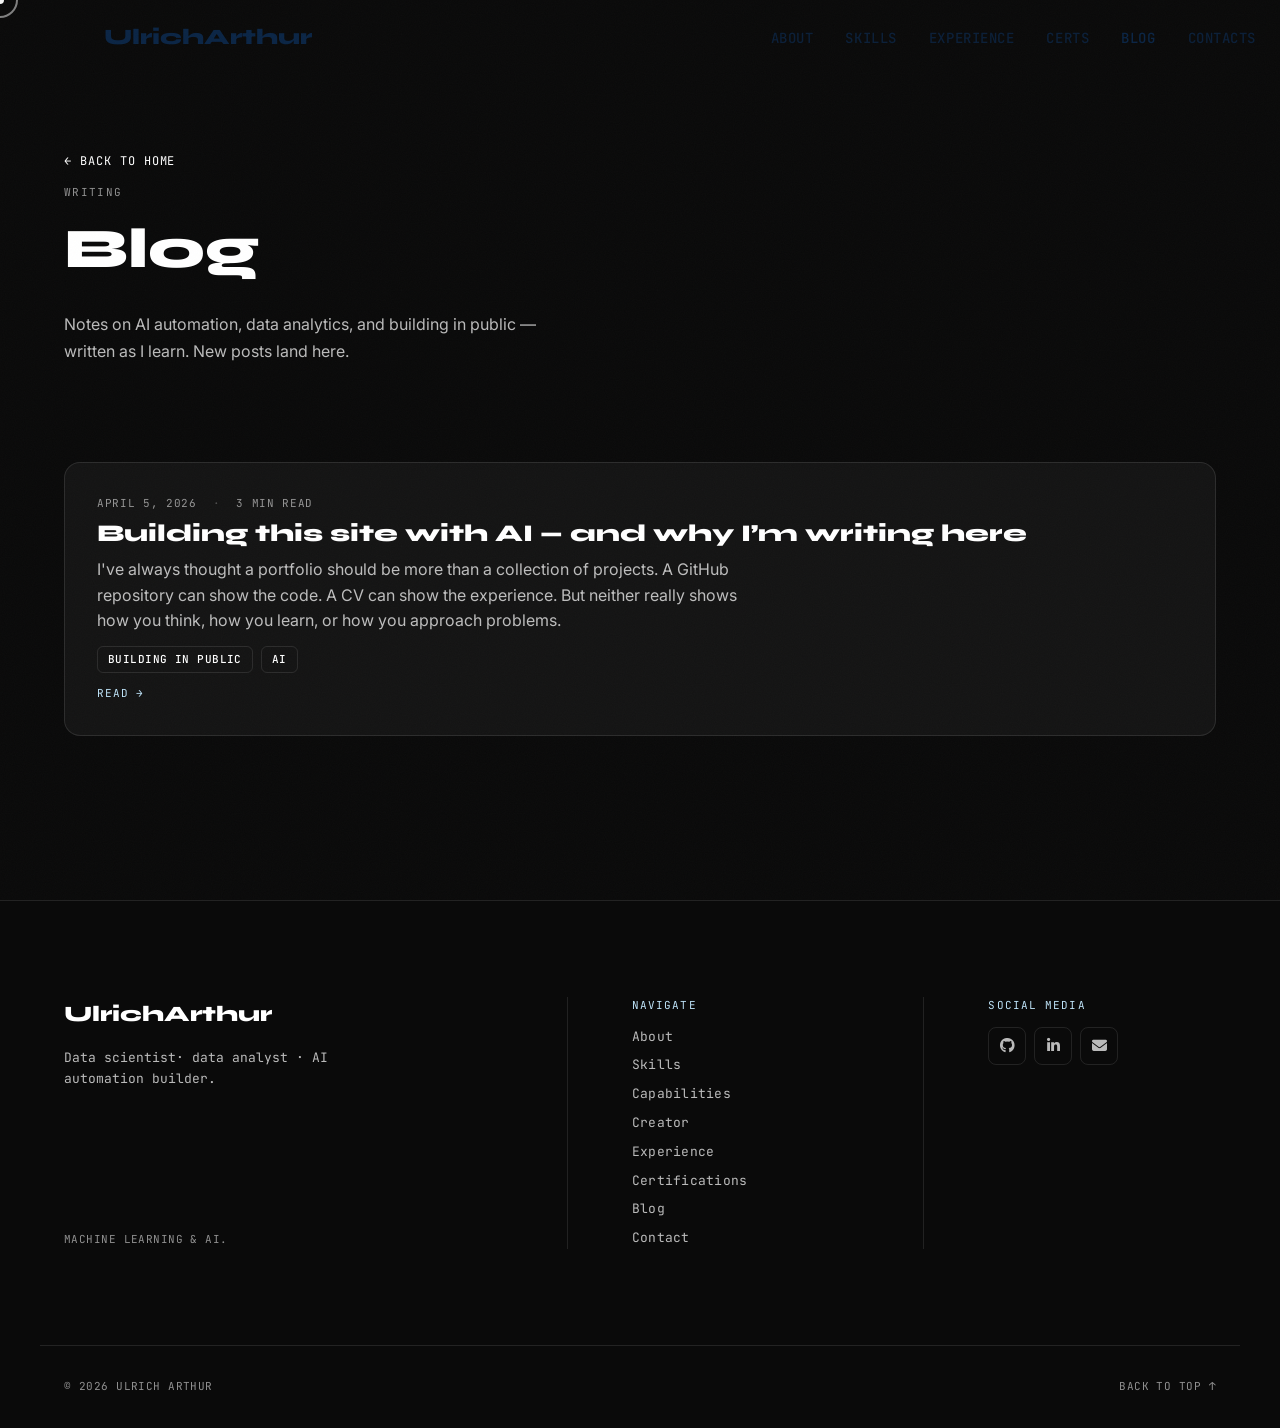
<file: blog/index.html>
<!DOCTYPE html>
<html lang="en">

<head>
    <meta charset="UTF-8">
    <meta name="viewport" content="width=device-width, initial-scale=1.0">

    <!-- No-JS guard: add .js to <html> immediately so reveal/cursor styles only apply when JS runs -->
    <script>document.documentElement.classList.add('js');</script>

    <meta name="description"
        content="Writing by Ulrich Arthur — notes on AI automation, data analytics, and building in public.">
    <meta name="theme-color" content="#A60321">
    <link rel="canonical" href="https://example.com/blog/">

    <!-- Open Graph / Twitter Card for link previews -->
    <meta property="og:type" content="website">
    <meta property="og:site_name" content="Ulrich Arthur">
    <meta property="og:title" content="Blog — Ulrich Arthur">
    <meta property="og:description" content="Notes on AI automation, data analytics, and building in public.">
    <meta property="og:url" content="https://example.com/blog/">
    <meta property="og:image" content="https://example.com/assets/images/og-card.jpg">
    <meta property="og:image:width" content="1200">
    <meta property="og:image:height" content="630">
    <meta name="twitter:card" content="summary_large_image">
    <meta name="twitter:title" content="Blog — Ulrich Arthur">
    <meta name="twitter:description" content="Notes on AI automation, data analytics, and building in public.">
    <meta name="twitter:image" content="https://example.com/assets/images/og-card.jpg">

    <title>Blog — Ulrich Arthur</title>

    <link rel="icon" type="image/svg+xml" href="../assets/favicon.svg">
    <link rel="apple-touch-icon" href="../assets/images/apple-touch-icon.png">

    <link rel="preconnect" href="https://fonts.googleapis.com">
    <link rel="preconnect" href="https://fonts.gstatic.com" crossorigin>
    <link rel="stylesheet" href="https://fonts.googleapis.com/css2?family=Syne:wght@700;800&family=Inter:wght@400;500;600&family=JetBrains+Mono:wght@400;500;600&display=swap">
    <link rel="stylesheet" href="../styles.css">
    <link rel="preload" as="style" href="https://cdnjs.cloudflare.com/ajax/libs/font-awesome/6.5.0/css/all.min.css" onload="this.onload=null;this.rel='stylesheet'">
    <noscript><link rel="stylesheet" href="https://cdnjs.cloudflare.com/ajax/libs/font-awesome/6.5.0/css/all.min.css"></noscript>
</head>

<body class="subpage">

    <!-- ═══ CUSTOM CURSOR ═══ -->
    <div class="cursor-dot" id="cursorDot"></div>
    <div class="cursor-ring" id="cursorRing"></div>

    <!-- ═══ NAVBAR ═══ -->
    <nav class="navbar" id="navbar">
        <div class="nav-container">
            <a href="../index.html" class="nav-logo">UlrichArthur</a>
            
            <div class="nav-links">
                <a href="../index.html#about" class="nav-link">
                    <span>About</span>
                    <span>About</span>
                </a>
                <a href="../index.html#skills" class="nav-link">
                    <span>Skills</span>
                    <span>Skills</span>
                </a>
                <a href="../index.html#experience" class="nav-link">
                    <span>Experience</span>
                    <span>Experience</span>
                </a>
                <a href="../certifications.html" class="nav-link">
                    <span>Certs</span>
                    <span>Certs</span>
                </a>
                <a href="index.html" class="nav-link active">
                    <span>Blog</span>
                    <span>Blog</span>
                </a>
                <a href="../index.html#contact" class="nav-link">
                    <span>Contacts</span>
                    <span>Contacts</span>
                </a>
            </div>
            <button class="hamburger" id="hamburger" type="button" aria-label="Open menu" aria-expanded="false"
                aria-controls="mobileOverlay">
                <span class="bar"></span>
                <span class="bar"></span>
            </button>
        </div>
    </nav>

    <!-- Mobile Overlay -->
    <div class="mobile-overlay" id="mobileOverlay">
        <div class="mobile-nav-links">
            <a href="../index.html#about" class="mobile-nav-link">About</a>
            <a href="../index.html#skills" class="mobile-nav-link">Skills</a>
            <a href="../index.html#experience" class="mobile-nav-link">Experience</a>
            <a href="../certifications.html" class="mobile-nav-link">Certs</a>
            <a href="index.html" class="mobile-nav-link">Blog</a>
            <a href="../index.html#contact" class="mobile-nav-link">Contacts</a>
        </div>
        
    </div>

    <!-- ═══ BLOG INDEX ═══ -->
    <section class="blog-page" id="blog">
        <div class="container">
            <div class="blog-header reveal">
                <a href="../index.html" class="certs-back">← Back to home</a>
                <p class="section-label"> Writing</p>
                <h1 class="heading-section">Blog</h1>
                <p class="text-body">Notes on AI automation, data analytics, and building in public — written as I
                    learn. New posts land here.</p>
            </div>

            <!-- ════════════════════════════════════════════════════════════════
                 POST LIST
                 To add a post: 1) copy blog/_template.html to blog/<slug>.html and
                 fill it in, then 2) add a new <a class="post-card"> block at the TOP
                 of this list (newest first). Keep the date in both places in sync.
            ═════════════════════════════════════════════════════════════════ -->
            <div class="post-list">

                <a href="building-this-site-with-ai.html" class="post-card reveal">
                    <div class="post-card-meta">
                        <span class="post-card-date">April 5, 2026</span>
                        <span class="post-card-readtime">3 min read</span>
                    </div>
                    <h2 class="post-card-title">Building this site with AI — and why I&rsquo;m writing here</h2>
                    <p class="post-card-dek">I've always thought a portfolio should be more than a collection of projects.

A GitHub repository can show the code. A CV can show the experience. But neither really shows how you think, how you learn, or how you approach problems.</p>
                    <div class="post-card-tags">
                        <span class="tag">Building in public</span>
                        <span class="tag">AI</span>
                    </div>
                    <span class="post-card-arrow" aria-hidden="true">Read →</span>
                </a>

            </div>
        </div>
    </section>

    <!-- ═══ FOOTER ═══ -->
    <footer class="footer">
        <div class="container footer-grid">
           <div class="footer-brand">
                <a href="#hero" class="footer-logo">UlrichArthur</a>
                <p class="footer-tagline"> Data scientist· data analyst · AI automation builder.</p>
                <p class="footer-meta">Machine Learning &amp; AI.</p>
            </div>
            <nav class="footer-col" aria-label="Footer navigation">
                <span class="footer-col-label">Navigate</span>
                <a href="../index.html#about" class="footer-link">About</a>
                <a href="../index.html#skills" class="footer-link">Skills</a>
                <a href="../index.html#capabilities" class="footer-link">Capabilities</a>
                <a href="../index.html#creator" class="footer-link">Creator</a>
                <a href="../index.html#experience" class="footer-link">Experience</a>
                <a href="../certifications.html" class="footer-link">Certifications</a>
                <a href="index.html" class="footer-link">Blog</a>
                <a href="../index.html#contact" class="footer-link">Contact</a>
            </nav>
            <div class="footer-col">
                <span class="footer-col-label">Social Media</span>
                <div class="footer-socials">
                    <a href="https://github.com/arthurito15" target="_blank" rel="noopener noreferrer" class="footer-social" aria-label="GitHub"><i class="fab fa-github" aria-hidden="true"></i></a>
                    <a href="https://www.linkedin.com/in/ulrich-arthur-konkobo/" target="_blank" rel="noopener noreferrer" class="footer-social" aria-label="LinkedIn"><i class="fab fa-linkedin-in" aria-hidden="true"></i></a>
                    <a href="mailto:konkoboulricharthur@gmail.com" class="footer-social" aria-label="Email"><i class="fas fa-envelope" aria-hidden="true"></i></a>
                </div>
            </div>
        </div>
        <div class="container footer-bottom">
            <span class="footer-text">© <span id="year">2026</span> Ulrich Arthur</span>
            <a href="#navbar" class="footer-top-link">Back to top ↑</a>
        </div>
    </footer>

    <script src="../script.js"></script>
</body>

</html>
</file>
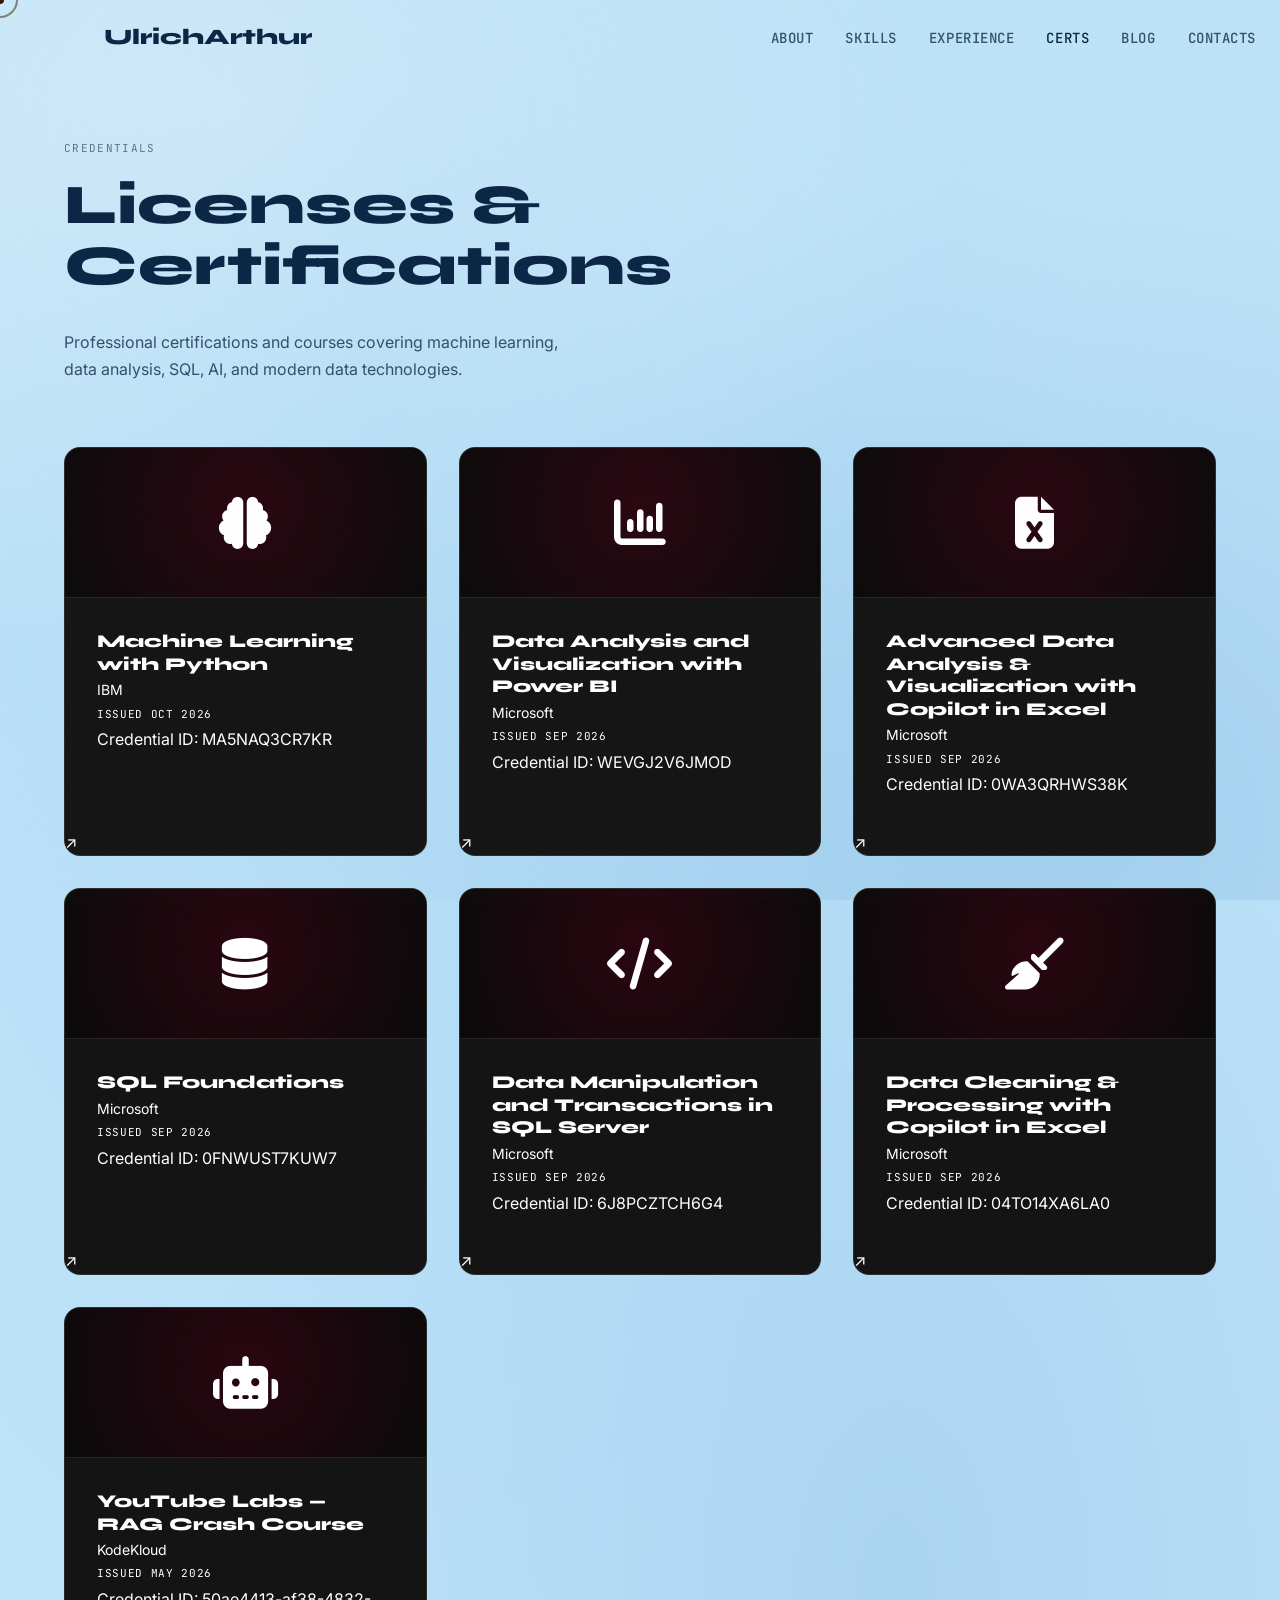
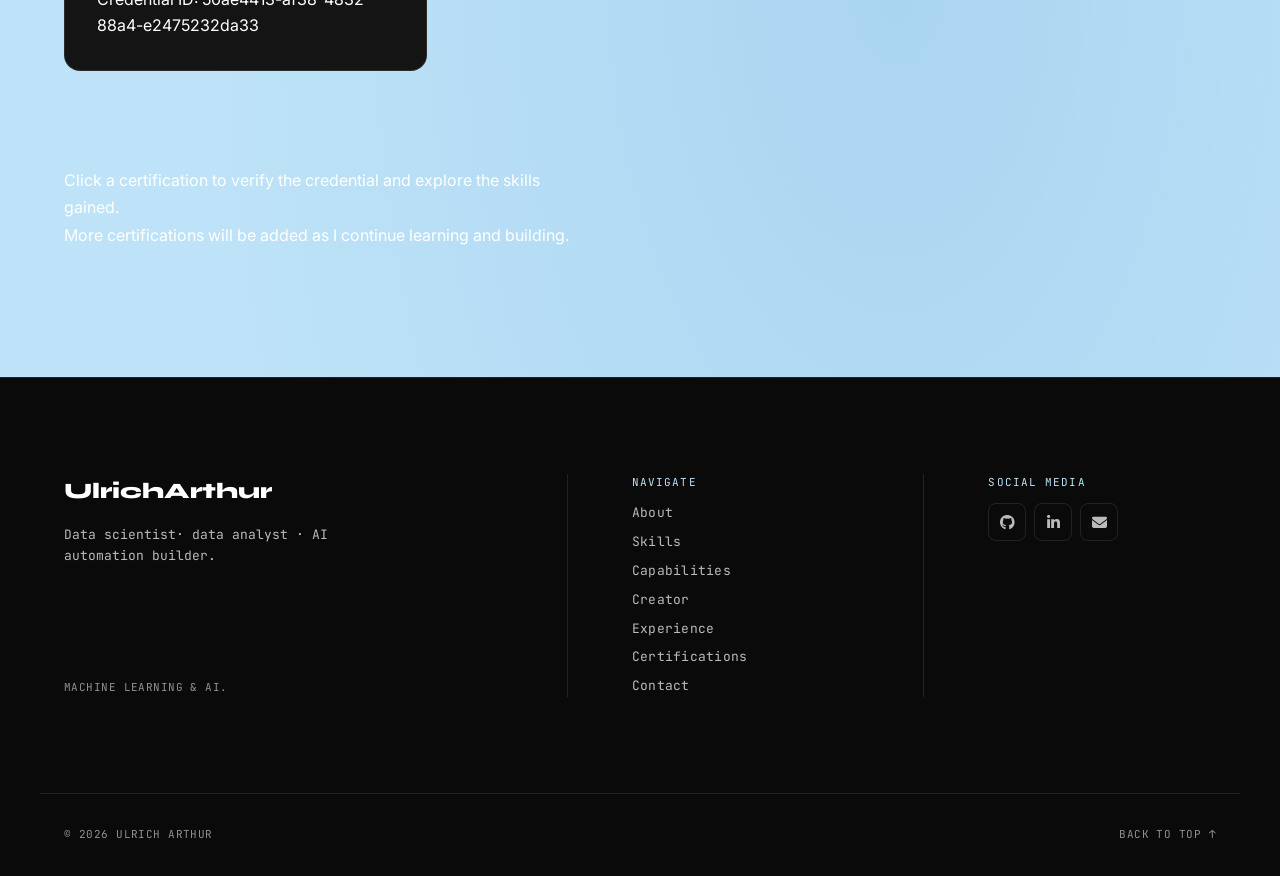
<file: certifications.html>
<!DOCTYPE html>
<html lang="en">

<head>
    <meta charset="UTF-8">
    <meta name="viewport" content="width=device-width, initial-scale=1.0">

    <!-- No-JS guard: add .js to <html> immediately so reveal/cursor styles only apply when JS runs -->
    <script>document.documentElement.classList.add('js');</script>

    <meta name="description"
        content="Certifications & credentials earned by Ulrich Arthur — Oracle Cloud AI, Deloitte Data Analytics, Harvard CS50 SQL, Microsoft, Cisco, and more.">
    <meta name="theme-color" content="#A60321">
    <link rel="canonical" href="https://example.com/certifications.html">

    <!-- Open Graph / Twitter Card for link previews -->
    <meta property="og:type" content="website">
    <meta property="og:site_name" content="Ulrich Arthur">
    <meta property="og:title" content="Certifications — Ulrich Arthur">
    <meta property="og:description" content="Certifications & credentials earned by Ulrich Arthur — Oracle Cloud AI, Deloitte Data Analytics, Harvard CS50 SQL, Microsoft, Cisco, and more.">
    <meta property="og:url" content="https://example.com/certifications.html">
    <meta property="og:image" content="https://example.com/assets/images/og-card.jpg">
    <meta property="og:image:width" content="1200">
    <meta property="og:image:height" content="630">
    <meta name="twitter:card" content="summary_large_image">
    <meta name="twitter:title" content="Certifications — Ulrich Arthur">
    <meta name="twitter:description" content="Certifications & credentials earned by Ulrich Arthur — Oracle Cloud AI, Deloitte Data Analytics, Harvard CS50 SQL, and more.">
    <meta name="twitter:image" content="https://example.com/assets/images/og-card.jpg">

    <title>Certifications — Ulrich Arthur</title>

    <link rel="icon" type="image/svg+xml" href="assets/favicon.svg">
    <rect width="64" height="64" rx="14" fill="#A60321"/>
    <link rel="apple-touch-icon" href="assets/images/apple-touch-icon.png">

    <link rel="preconnect" href="https://fonts.googleapis.com">
    <link rel="preconnect" href="https://fonts.gstatic.com" crossorigin>
    <link rel="stylesheet" href="https://fonts.googleapis.com/css2?family=Syne:wght@700;800&family=Inter:wght@400;500;600&family=JetBrains+Mono:wght@400;500;600&display=swap">
    <link rel="stylesheet" href="styles.css">
    <link rel="preload" as="style" href="https://cdnjs.cloudflare.com/ajax/libs/font-awesome/6.5.0/css/all.min.css" onload="this.onload=null;this.rel='stylesheet'">
    <noscript><link rel="stylesheet" href="https://cdnjs.cloudflare.com/ajax/libs/font-awesome/6.5.0/css/all.min.css"></noscript>
</head>

<body class="subpage">

    <!-- ═══ CUSTOM CURSOR ═══ -->
    <div class="cursor-dot" id="cursorDot"></div>
    <div class="cursor-ring" id="cursorRing"></div>

    <!-- ═══ NAVBAR ═══ -->
    <nav class="navbar" id="navbar">
        <div class="nav-container">
            <a href="index.html" class="nav-logo">UlrichArthur</a>
            
            <div class="nav-links">
                <a href="index.html#about" class="nav-link">
                    <span>About</span>
                    <span>About</span>
                </a>
                <a href="index.html#skills" class="nav-link">
                    <span>Skills</span>
                    <span>Skills</span>
                </a>
                <a href="index.html#experience" class="nav-link">
                    <span>Experience</span>
                    <span>Experience</span>
                </a>
                <a href="certifications.html" class="nav-link active">
                    <span>Certs</span>
                    <span>Certs</span>
                </a>
                <a href="blog/index.html" class="nav-link">
                    <span>Blog</span>
                    <span>Blog</span>
                </a>
                <a href="index.html#contact" class="nav-link">
                    <span>Contacts</span>
                    <span>Contacts</span>
                </a>
            </div>
            <button class="hamburger" id="hamburger" type="button" aria-label="Open menu" aria-expanded="false"
                aria-controls="mobileOverlay">
                <span class="bar"></span>
                <span class="bar"></span>
            </button>
        </div>
    </nav>

    <!-- Mobile Overlay -->
    <div class="mobile-overlay" id="mobileOverlay">
        <div class="mobile-nav-links">
            <a href="index.html#about" class="mobile-nav-link">About</a>
            <a href="index.html#skills" class="mobile-nav-link">Skills</a>
            <a href="index.html#experience" class="mobile-nav-link">Experience</a>
            <a href="certifications.html" class="mobile-nav-link">Certs</a>
            <a href="blog/index.html" class="mobile-nav-link">Blog</a>
            <a href="index.html#contact" class="mobile-nav-link">Contacts</a>
        </div>
       
    </div>


    
<!-- ═══ CERTIFICATIONS ═══ -->

<section class="certs-page bg-red-textured" id="certifications">
    <div class="container">

        <div class="certs-header reveal">
            <p class="section-label"> Credentials</p>
            <h2 class="heading-section">Licenses &amp; Certifications</h2>
            <p class="text-body">
                Professional certifications and courses covering machine learning,
                data analysis, SQL, AI, and modern data technologies.
            </p>
        </div>

        <div class="cert-grid">

            <!-- Machine Learning with Python -->
            <a href="https://www.coursera.org/account/accomplishments/records/MA5NAQ3CR7KR"
               target="_blank"
               rel="noopener noreferrer"
               class="cert-card reveal"
               data-issuer="IBM">

                <div class="cert-thumb">
                    <i class="fas fa-brain" aria-hidden="true"></i>
                </div>

                <div class="cert-body">
                    <h3 class="cert-name">Machine Learning with Python</h3>
                    <p class="cert-issuer">IBM</p>
                    <p class="cert-date">Issued Oct 2026</p>
                    <p class="cert-id">Credential ID: MA5NAQ3CR7KR</p>
                </div>

                <span class="cert-arrow">↗</span>
            </a>


            <!-- Power BI -->
            <a href="https://www.coursera.org/account/accomplishments/records/WEVGJ2V6JMOD"
               target="_blank"
               rel="noopener noreferrer"
               class="cert-card reveal"
               data-issuer="Microsoft">

                <div class="cert-thumb">
                    <i class="fas fa-chart-column" aria-hidden="true"></i>
                </div>

                <div class="cert-body">
                    <h3 class="cert-name">Data Analysis and Visualization with Power BI</h3>
                    <p class="cert-issuer">Microsoft</p>
                    <p class="cert-date">Issued Sep 2026</p>
                    <p class="cert-id">Credential ID: WEVGJ2V6JMOD</p>
                </div>

                <span class="cert-arrow">↗</span>
            </a>


            <!-- Excel Copilot -->
            <a href="https://www.coursera.org/account/accomplishments/records/0WA3QRHWS38K"
               target="_blank"
               rel="noopener noreferrer"
               class="cert-card reveal"
               data-issuer="Microsoft">

                <div class="cert-thumb">
                    <i class="fas fa-file-excel" aria-hidden="true"></i>
                </div>

                <div class="cert-body">
                    <h3 class="cert-name">
                        Advanced Data Analysis &amp; Visualization with Copilot in Excel
                    </h3>
                    <p class="cert-issuer">Microsoft</p>
                    <p class="cert-date">Issued Sep 2026</p>
                    <p class="cert-id">Credential ID: 0WA3QRHWS38K</p>
                </div>

                <span class="cert-arrow">↗</span>
            </a>


            <!-- SQL Foundations -->
            <a href="https://www.coursera.org/account/accomplishments/records/0FNWUST7KUW7"
               target="_blank"
               rel="noopener noreferrer"
               class="cert-card reveal"
               data-issuer="Microsoft">

                <div class="cert-thumb">
                    <i class="fas fa-database" aria-hidden="true"></i>
                </div>

                <div class="cert-body">
                    <h3 class="cert-name">SQL Foundations</h3>
                    <p class="cert-issuer">Microsoft</p>
                    <p class="cert-date">Issued Sep 2026</p>
                    <p class="cert-id">Credential ID: 0FNWUST7KUW7</p>
                </div>

                <span class="cert-arrow">↗</span>
            </a>


            <!-- SQL Transactions -->
            <a href="https://www.coursera.org/account/accomplishments/records/6J8PCZTCH6G4"
               target="_blank"
               rel="noopener noreferrer"
               class="cert-card reveal"
               data-issuer="Microsoft">

                <div class="cert-thumb">
                    <i class="fas fa-code" aria-hidden="true"></i>
                </div>

                <div class="cert-body">
                    <h3 class="cert-name">
                        Data Manipulation and Transactions in SQL Server
                    </h3>
                    <p class="cert-issuer">Microsoft</p>
                    <p class="cert-date">Issued Sep 2026</p>
                    <p class="cert-id">Credential ID: 6J8PCZTCH6G4</p>
                </div>

                <span class="cert-arrow">↗</span>
            </a>


            <!-- Data Cleaning -->
            <a href="https://www.coursera.org/account/accomplishments/records/04TO14XA6LA0"
               target="_blank"
               rel="noopener noreferrer"
               class="cert-card reveal"
               data-issuer="Microsoft">

                <div class="cert-thumb">
                    <i class="fas fa-broom" aria-hidden="true"></i>
                </div>

                <div class="cert-body">
                    <h3 class="cert-name">
                        Data Cleaning &amp; Processing with Copilot in Excel
                    </h3>
                    <p class="cert-issuer">Microsoft</p>
                    <p class="cert-date">Issued Sep 2026</p>
                    <p class="cert-id">Credential ID: 04TO14XA6LA0</p>
                </div>

                <span class="cert-arrow">↗</span>
            </a>


            <!-- RAG Crash Course -->
            <article class="cert-card reveal" data-issuer="KodeKloud">

                <div class="cert-thumb">
                    <i class="fas fa-robot" aria-hidden="true"></i>
                </div>

                <div class="cert-body">
                    <h3 class="cert-name">
                        YouTube Labs — RAG Crash Course
                    </h3>
                    <p class="cert-issuer">KodeKloud</p>
                    <p class="cert-date">Issued May 2026</p>
                    <p class="cert-id">
                        Credential ID: 50ae4413-af38-4832-88a4-e2475232da33
                    </p>
                </div>

            </article>

        </div>

        <p class="certs-note text-body">
            Click a certification to verify the credential and explore the skills gained.
            <br>
            More certifications will be added as I continue learning and building.
        </p>

    </div>
</section>



    <!-- ═══ FOOTER ═══ -->
    <footer class="footer">
        <div class="container footer-grid">
            <div class="footer-brand">
                <a href="#hero" class="footer-logo">UlrichArthur</a>
                <p class="footer-tagline"> Data scientist· data analyst · AI automation builder.</p>
                <p class="footer-meta">Machine Learning &amp; AI.</p>
            </div>
            <nav class="footer-col" aria-label="Footer navigation">
                <span class="footer-col-label">Navigate</span>
                <a href="index.html#about" class="footer-link">About</a>
                <a href="index.html#skills" class="footer-link">Skills</a>
                <a href="index.html#capabilities" class="footer-link">Capabilities</a>
                <a href="index.html#creator" class="footer-link">Creator</a>
                <a href="index.html#experience" class="footer-link">Experience</a>
                <a href="certifications.html" class="footer-link">Certifications</a>
                <a href="index.html#contact" class="footer-link">Contact</a>
            </nav>
            <div class="footer-col">
                <span class="footer-col-label">Social Media</span>
                <div class="footer-socials">
                    <a href="https://github.com/arthurito15" target="_blank" rel="noopener noreferrer" class="footer-social" aria-label="GitHub"><i class="fab fa-github" aria-hidden="true"></i></a>
                    <a href="https://www.linkedin.com/in/ulrich-arthur-konkobo/" target="_blank" rel="noopener noreferrer" class="footer-social" aria-label="LinkedIn"><i class="fab fa-linkedin-in" aria-hidden="true"></i></a>
                    <a href="mailto:konkoboulricharthur@gmail.com" class="footer-social" aria-label="Email"><i class="fas fa-envelope" aria-hidden="true"></i></a>
                </div>
            </div>
        </div>
        <div class="container footer-bottom">
            <span class="footer-text">© <span id="year">2026</span> Ulrich Arthur</span>
            <a href="#navbar" class="footer-top-link">Back to top ↑</a>
        </div>
    </footer>

    <script src="script.js"></script>
</body>

</html>
</file>
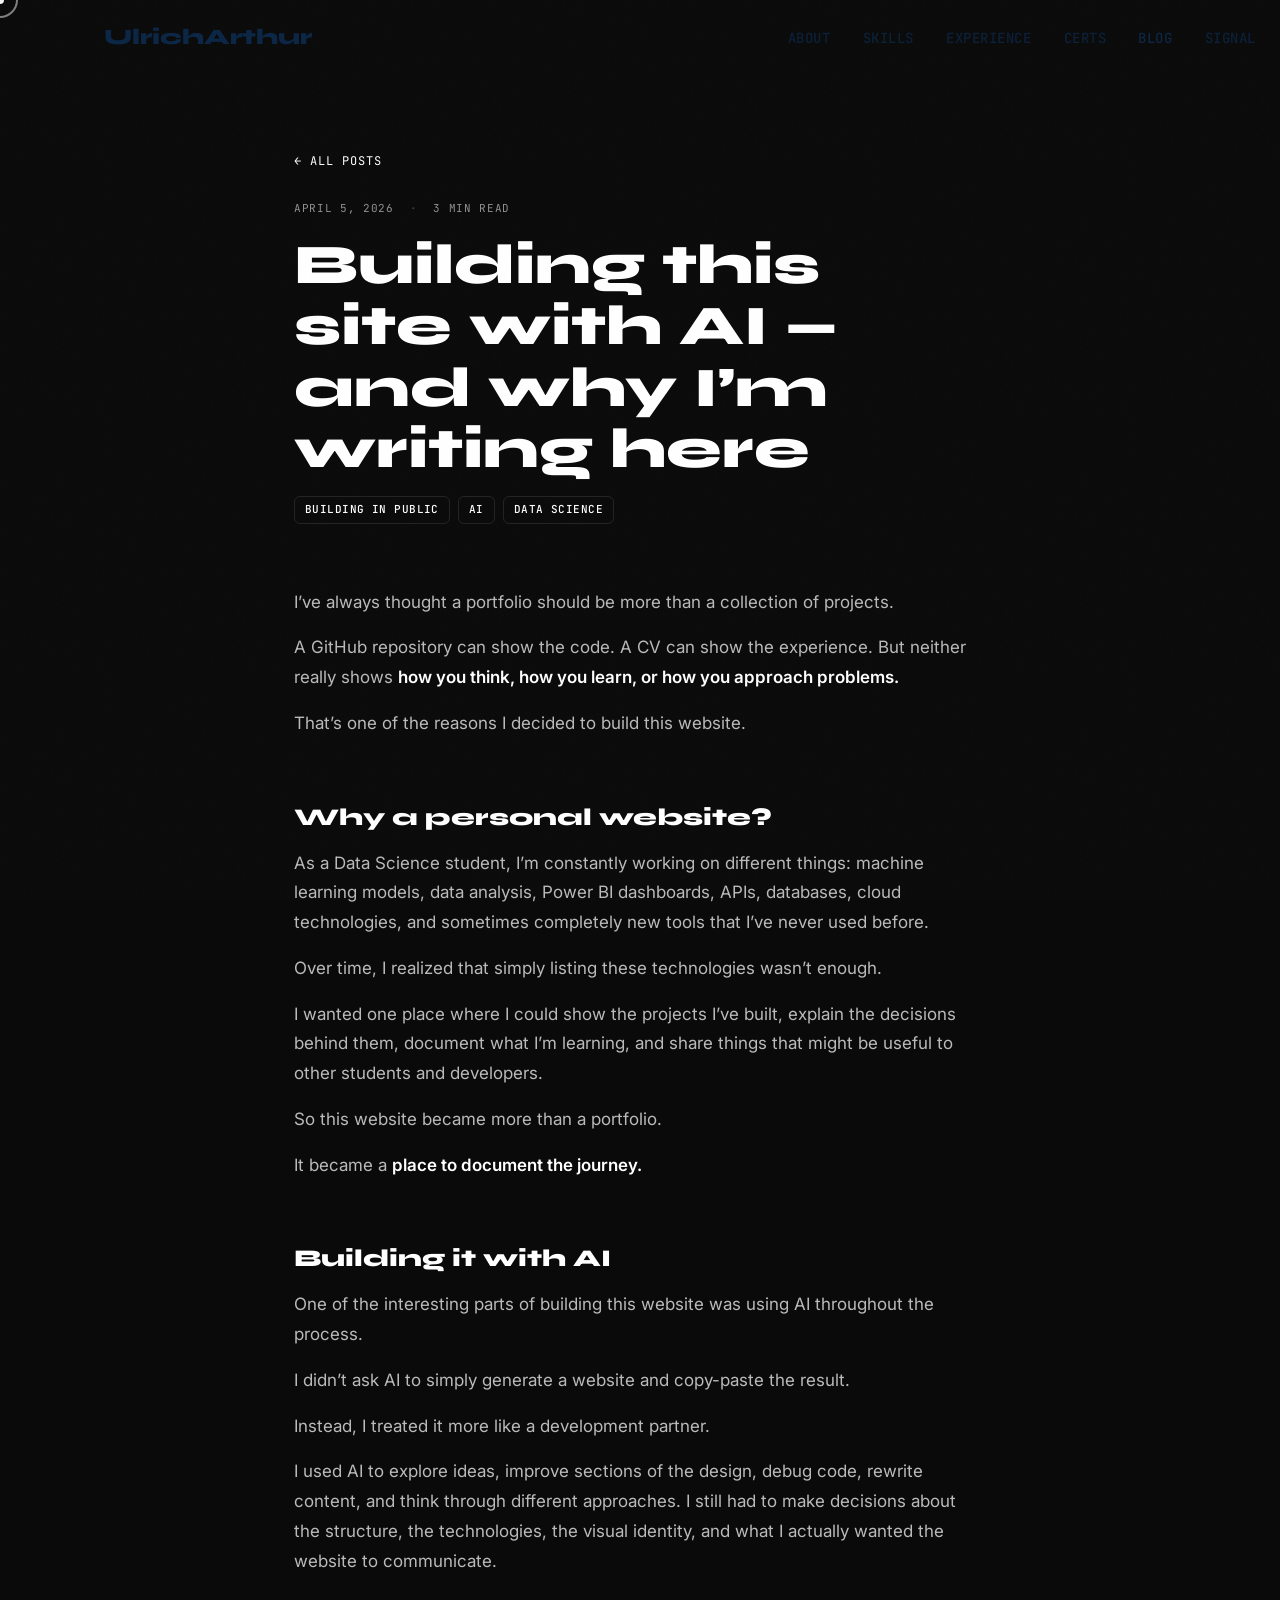
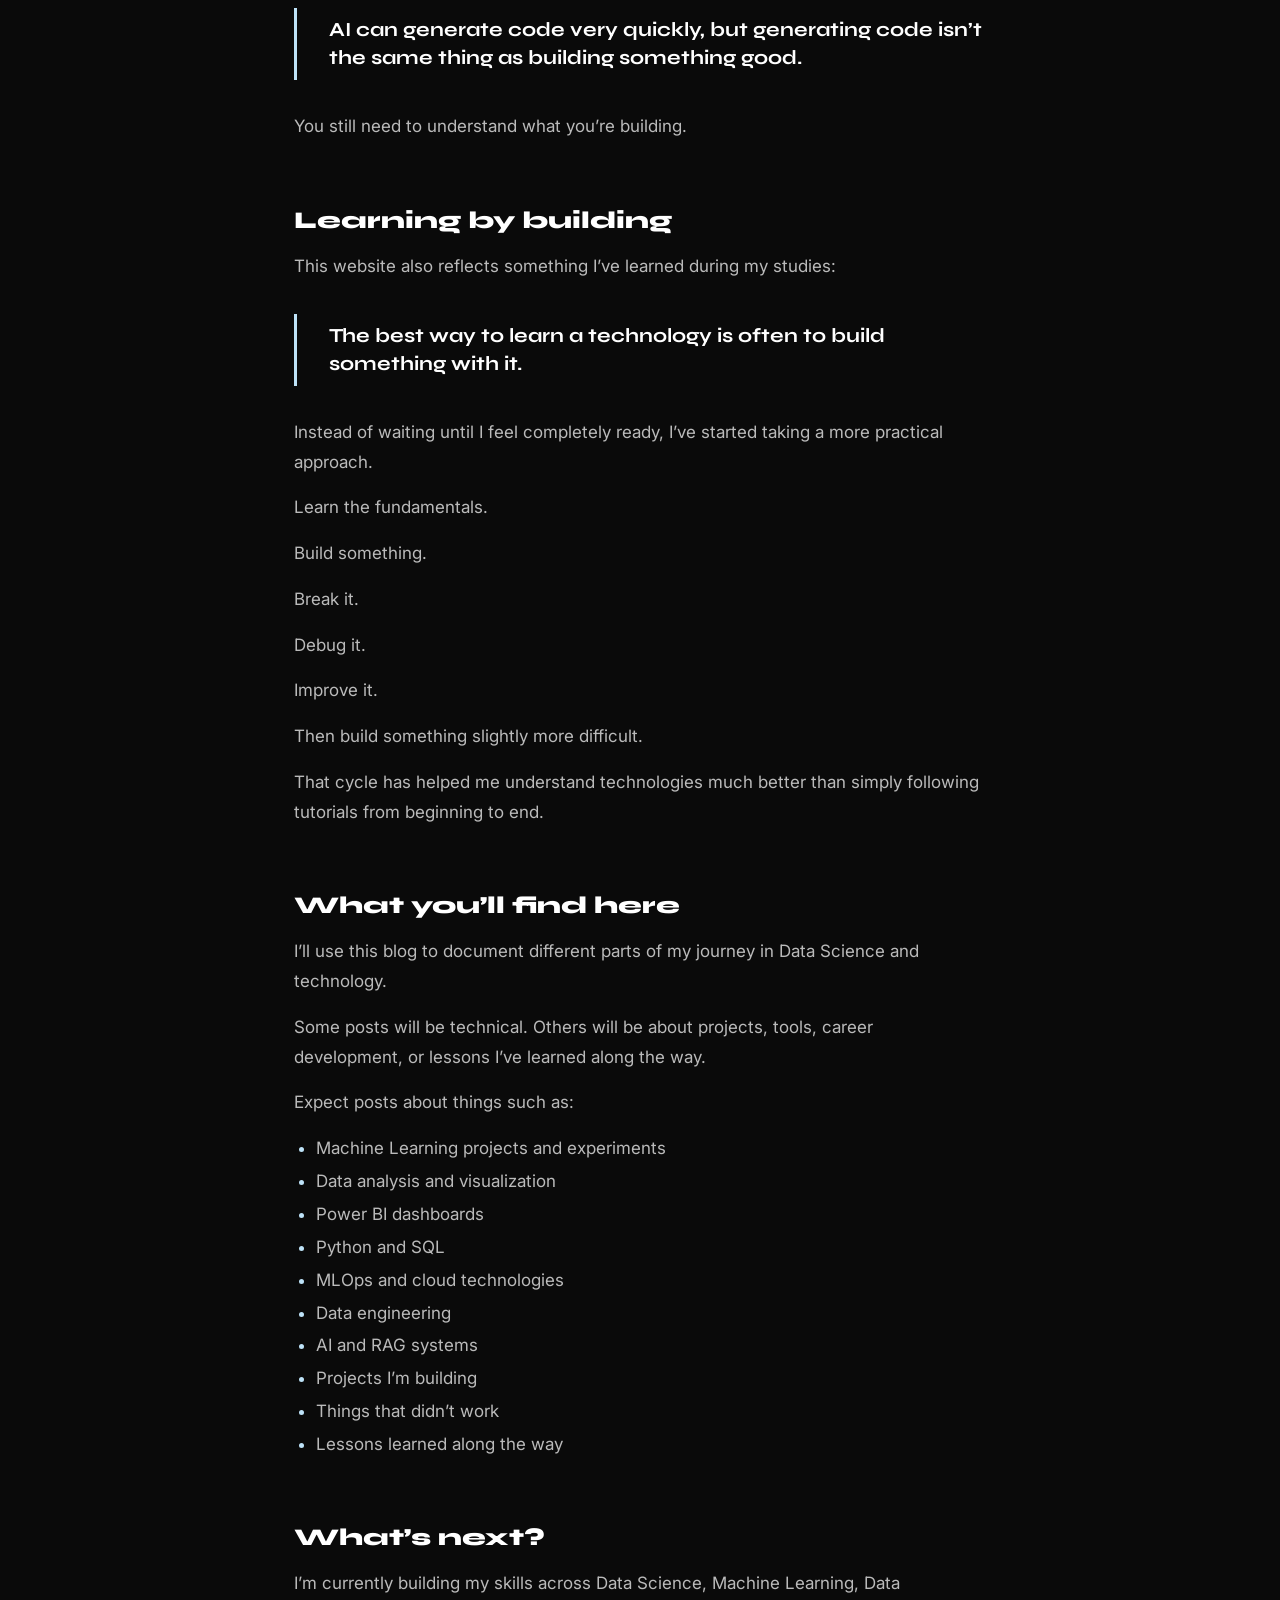
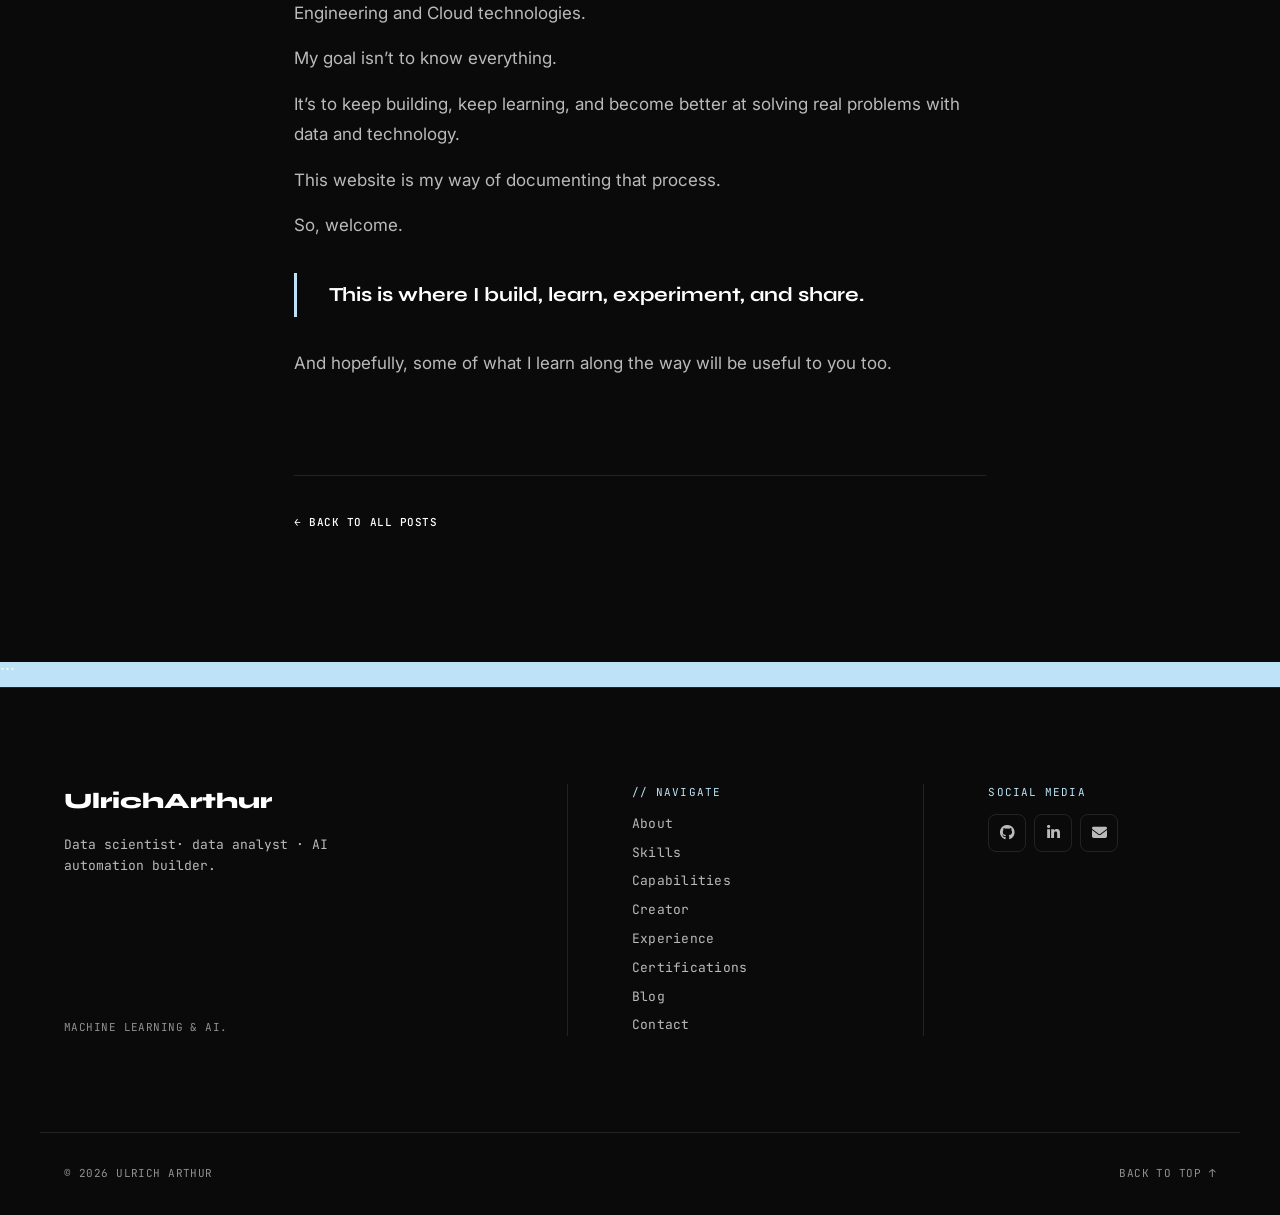
<file: blog/building-this-site-with-ai.html>
<!DOCTYPE html>
<html lang="en">

<head>
    <meta charset="UTF-8">
    <meta name="viewport" content="width=device-width, initial-scale=1.0">

    <!-- No-JS guard: add .js to <html> immediately so reveal/cursor styles only apply when JS runs -->
    <script>document.documentElement.classList.add('js');</script>

    <meta name="description"
        content="Why I'm starting this blog, how I rebuilt my portfolio with an AI agent in the loop, and what I want to share going forward.">
    <meta name="theme-color" content="#A60321">
    <link rel="canonical" href="https://example.com/blog/building-this-site-with-ai.html">

    <!-- Open Graph / Twitter Card for link previews -->
    <meta property="og:type" content="article">
    <meta property="og:site_name" content="Ulrich Arthur">
    <meta property="og:title" content="Building this site with AI — and why I'm writing here">
    <meta property="og:description" content="Why I'm starting this blog, how I rebuilt my portfolio with an AI agent in the loop, and what I want to share going forward.">
    <meta property="og:url" content="https://example.com/blog/building-this-site-with-ai.html">
    <meta property="og:image" content="https://example.com/assets/images/og-card.jpg">
    <meta property="og:image:width" content="1200">
    <meta property="og:image:height" content="630">
    <meta name="twitter:card" content="summary_large_image">
    <meta name="twitter:title" content="Building this site with AI — and why I'm writing here">
    <meta name="twitter:description" content="Why I'm starting this blog, how I rebuilt my portfolio with an AI agent in the loop, and what I want to share going forward.">
    <meta name="twitter:image" content="https://example.com/assets/images/og-card.jpg">

    <title>Building this site with AI — Ulrich Arthur</title>

    <link rel="icon" type="image/svg+xml" href="../assets/favicon.svg">
    <link rel="apple-touch-icon" href="../assets/images/apple-touch-icon.png">

    <link rel="preconnect" href="https://fonts.googleapis.com">
    <link rel="preconnect" href="https://fonts.gstatic.com" crossorigin>
    <link rel="stylesheet" href="https://fonts.googleapis.com/css2?family=Syne:wght@700;800&family=Inter:wght@400;500;600&family=JetBrains+Mono:wght@400;500;600&display=swap">
    <link rel="stylesheet" href="../styles.css">
    <link rel="preload" as="style" href="https://cdnjs.cloudflare.com/ajax/libs/font-awesome/6.5.0/css/all.min.css" onload="this.onload=null;this.rel='stylesheet'">
    <noscript><link rel="stylesheet" href="https://cdnjs.cloudflare.com/ajax/libs/font-awesome/6.5.0/css/all.min.css"></noscript>
</head>

<body class="subpage">

    <!-- ═══ CUSTOM CURSOR ═══ -->
    <div class="cursor-dot" id="cursorDot"></div>
    <div class="cursor-ring" id="cursorRing"></div>

    <!-- ═══ NAVBAR ═══ -->
    <nav class="navbar" id="navbar">
        <div class="nav-container">
            <a href="../index.html" class="nav-logo">UlrichArthur</a>
           
            <div class="nav-links">
                <a href="../index.html#about" class="nav-link">
                    <span>About</span>
                    <span>About</span>
                </a>
                <a href="../index.html#skills" class="nav-link">
                    <span>Skills</span>
                    <span>Skills</span>
                </a>
                <a href="../index.html#experience" class="nav-link">
                    <span>Experience</span>
                    <span>Experience</span>
                </a>
                <a href="../certifications.html" class="nav-link">
                    <span>Certs</span>
                    <span>Certs</span>
                </a>
                <a href="index.html" class="nav-link active">
                    <span>Blog</span>
                    <span>Blog</span>
                </a>
                <a href="../index.html#contact" class="nav-link">
                    <span>Signal</span>
                    <span>Signal</span>
                </a>
            </div>
            <button class="hamburger" id="hamburger" type="button" aria-label="Open menu" aria-expanded="false"
                aria-controls="mobileOverlay">
                <span class="bar"></span>
                <span class="bar"></span>
            </button>
        </div>
    </nav>

    <!-- Mobile Overlay -->
    <div class="mobile-overlay" id="mobileOverlay">
        <div class="mobile-nav-links">
            <a href="../index.html#about" class="mobile-nav-link">About</a>
            <a href="../index.html#skills" class="mobile-nav-link">Skills</a>
            <a href="../index.html#experience" class="mobile-nav-link">Experience</a>
            <a href="../certifications.html" class="mobile-nav-link">Certs</a>
            <a href="index.html" class="mobile-nav-link">Blog</a>
            <a href="../index.html#contact" class="mobile-nav-link">Signal</a>
        </div>
    
    </div>

    <!-- ═══ POST ═══ -->
    
<article class="post-article">
    <div class="container container-narrow">

        <header class="post-header reveal">
            <a href="index.html" class="certs-back">← All posts</a>

            <div class="post-card-meta">
                <span class="post-card-date">April 5, 2026</span>
                <span class="post-card-readtime">3 min read</span>
            </div>

            <h1 class="post-title">
                Building this site with AI — and why I&rsquo;m writing here
            </h1>

            <div class="post-card-tags">
                <span class="tag">Building in public</span>
                <span class="tag">AI</span>
                <span class="tag">Data Science</span>
            </div>
        </header>

        <div class="post-content reveal">

            <p>
                I&rsquo;ve always thought a portfolio should be more than a collection of projects.
            </p>

            <p>
                A GitHub repository can show the code. A CV can show the experience.
                But neither really shows <strong>how you think, how you learn, or how you approach problems.</strong>
            </p>

            <p>
                That&rsquo;s one of the reasons I decided to build this website.
            </p>

            <h2>Why a personal website?</h2>

            <p>
                As a Data Science student, I&rsquo;m constantly working on different things:
                machine learning models, data analysis, Power BI dashboards, APIs, databases,
                cloud technologies, and sometimes completely new tools that I&rsquo;ve never used before.
            </p>

            <p>
                Over time, I realized that simply listing these technologies wasn&rsquo;t enough.
            </p>

            <p>
                I wanted one place where I could show the projects I&rsquo;ve built,
                explain the decisions behind them, document what I&rsquo;m learning,
                and share things that might be useful to other students and developers.
            </p>

            <p>
                So this website became more than a portfolio.
            </p>

            <p>
                It became a <strong>place to document the journey.</strong>
            </p>

            <h2>Building it with AI</h2>

            <p>
                One of the interesting parts of building this website was using AI throughout the process.
            </p>

            <p>
                I didn&rsquo;t ask AI to simply generate a website and copy-paste the result.
            </p>

            <p>
                Instead, I treated it more like a development partner.
            </p>

            <p>
                I used AI to explore ideas, improve sections of the design, debug code,
                rewrite content, and think through different approaches. I still had to make
                decisions about the structure, the technologies, the visual identity,
                and what I actually wanted the website to communicate.
            </p>

            <blockquote>
                AI can generate code very quickly, but generating code isn&rsquo;t the same thing as building something good.
            </blockquote>

            <p>
                You still need to understand what you&rsquo;re building.
            </p>

            <h2>Learning by building</h2>

            <p>
                This website also reflects something I&rsquo;ve learned during my studies:
            </p>

            <blockquote>
                The best way to learn a technology is often to build something with it.
            </blockquote>

            <p>
                Instead of waiting until I feel completely ready, I&rsquo;ve started taking
                a more practical approach.
            </p>

            <p>
                Learn the fundamentals.
            </p>

            <p>
                Build something.
            </p>

            <p>
                Break it.
            </p>

            <p>
                Debug it.
            </p>

            <p>
                Improve it.
            </p>

            <p>
                Then build something slightly more difficult.
            </p>

            <p>
                That cycle has helped me understand technologies much better than simply
                following tutorials from beginning to end.
            </p>

            <h2>What you&rsquo;ll find here</h2>

            <p>
                I&rsquo;ll use this blog to document different parts of my journey in
                Data Science and technology.
            </p>

            <p>
                Some posts will be technical. Others will be about projects, tools,
                career development, or lessons I&rsquo;ve learned along the way.
            </p>

            <p>Expect posts about things such as:</p>

            <ul>
                <li>Machine Learning projects and experiments</li>
                <li>Data analysis and visualization</li>
                <li>Power BI dashboards</li>
                <li>Python and SQL</li>
                <li>MLOps and cloud technologies</li>
                <li>Data engineering</li>
                <li>AI and RAG systems</li>
                <li>Projects I&rsquo;m building</li>
                <li>Things that didn&rsquo;t work</li>
                <li>Lessons learned along the way</li>
            </ul>

            <h2>What&rsquo;s next?</h2>

            <p>
                I&rsquo;m currently building my skills across Data Science, Machine Learning,
                Data Engineering and Cloud technologies.
            </p>

            <p>
                My goal isn&rsquo;t to know everything.
            </p>

            <p>
                It&rsquo;s to keep building, keep learning, and become better at solving
                real problems with data and technology.
            </p>

            <p>
                This website is my way of documenting that process.
            </p>

            <p>
                So, welcome.
            </p>

            <blockquote>
                This is where I build, learn, experiment, and share.
            </blockquote>

            <p>
                And hopefully, some of what I learn along the way will be useful to you too.
            </p>

        </div>

        <div class="post-footer reveal">
            <a href="index.html" class="btn-ghost">
                ← Back to all posts
            </a>
        </div>

    </div>
</article>
```


    <!-- ═══ FOOTER ═══ -->
    <footer class="footer">
        <div class="container footer-grid">
           <div class="footer-brand">
                <a href="#hero" class="footer-logo">UlrichArthur</a>
                <p class="footer-tagline"> Data scientist· data analyst · AI automation builder.</p>
                <p class="footer-meta">Machine Learning &amp; AI.</p>
            </div>
            <nav class="footer-col" aria-label="Footer navigation">
                <span class="footer-col-label">// Navigate</span>
                <a href="../index.html#about" class="footer-link">About</a>
                <a href="../index.html#skills" class="footer-link">Skills</a>
                <a href="../index.html#capabilities" class="footer-link">Capabilities</a>
                <a href="../index.html#creator" class="footer-link">Creator</a>
                <a href="../index.html#experience" class="footer-link">Experience</a>
                <a href="../certifications.html" class="footer-link">Certifications</a>
                <a href="index.html" class="footer-link">Blog</a>
                <a href="../index.html#contact" class="footer-link">Contact</a>
            </nav>
            <div class="footer-col">
                <span class="footer-col-label">Social Media</span>
                <div class="footer-socials">
                    <a href="https://github.com/arthurito15" target="_blank" rel="noopener noreferrer" class="footer-social" aria-label="GitHub"><i class="fab fa-github" aria-hidden="true"></i></a>
                    <a href="https://www.linkedin.com/in/ulrich-arthur-konkobo/" target="_blank" rel="noopener noreferrer" class="footer-social" aria-label="LinkedIn"><i class="fab fa-linkedin-in" aria-hidden="true"></i></a>
                    <a href="mailto:konkoboulricharthur@gmail.com" class="footer-social" aria-label="Email"><i class="fas fa-envelope" aria-hidden="true"></i></a>
                </div>
            </div>
        </div>
        <div class="container footer-bottom">
            <span class="footer-text">© <span id="year">2026</span> Ulrich Arthur</span>
            <a href="#navbar" class="footer-top-link">Back to top ↑</a>
        </div>
    </footer>

    <script src="../script.js"></script>
</body>

</html>
</file>
<file: styles.css>
/* ============================================
   PORTFOLIO TEMPLATE — DESIGN SYSTEM
   Light Blue Texture • Side Ruler • Cinematic
   ============================================ */

/* ── CSS Custom Properties ── */
:root {
    /* Colors — Light Blue + Black accent */
    --bg-primary: #BEE3F8;
    --bg-primary-deep: #8FC6EA;
    --bg-dark: #0A0A0A;
    --bg-elevated: #141414;
    --text-primary: #FFFFFF;
    --text-secondary: rgba(255, 255, 255, 0.72);
    --text-muted: rgba(255, 255, 255, 0.55);
    --accent: #FFFFFF;
    --accent-dim: #BF0628;
    --accent-glow: rgba(191, 6, 40, 0.3);
    --border: rgba(255, 255, 255, 0.1);
    --border-hover: rgba(255, 255, 255, 0.25);

    /* Ink — text colours used on the light-blue sections */
    --ink: #0B2545;
    --ink-secondary: rgba(11, 37, 69, 0.78);
    --ink-muted: rgba(11, 37, 69, 0.6);
    --ink-border: rgba(11, 37, 69, 0.15);
    --ink-border-hover: rgba(11, 37, 69, 0.35);

    /* Typography */
    --font-display: 'Syne', sans-serif;
    --font-body: 'Inter', sans-serif;
    --font-mono: 'JetBrains Mono', monospace;
    --fs-hero: clamp(56px, 9vw, 110px);
    --fs-h2: clamp(32px, 5vw, 56px);
    --fs-h3: clamp(18px, 2.5vw, 24px);
    --fs-body: 16px;
    --fs-caption: 12px;
    --fs-nav: 14px;
    --fs-mono: 11px;

    /* Spacing */
    --space-xs: 4px;
    --space-sm: 8px;
    --space-md: 16px;
    --space-lg: 32px;
    --space-xl: 64px;
    --space-2xl: 96px;
    --space-3xl: 128px;
    --section-padding: 120px 0;
    --container-max: 1200px;
    --container-padding: 0 24px;

    /* Ruler — LEFT side */
    --ruler-width: 80px;
}

/* ── Light-blue areas: dark text ── */
.hero,
.skills,
.contact,
.certs-page,
.entry-gate,
.preloader,
.capabilities-header,
.capabilities-cta,
.navbar,
.mobile-overlay {
    --text-primary: var(--ink);
    --text-secondary: var(--ink-secondary);
    --text-muted: var(--ink-muted);
    --accent: var(--ink);
    --border: var(--ink-border);
    --border-hover: var(--ink-border-hover);
    color: var(--ink);
}

/* Dark cards sitting on a light-blue page keep white text here*/
.cert-card {
    --text-primary: #FFFFFF;
    --text-secondary: rgb(255, 255, 255);
    --text-muted: rgba(255, 255, 255, 0.55);
    --accent: #FFFFFF;
    --border: rgba(255, 255, 255, 0.1);
    --border-hover: rgba(255, 255, 255, 0.25);
    color: #FFFFFF;
}

/* ── Reset ── */
*,
*::before,
*::after {
    margin: 0;
    padding: 0;
    box-sizing: border-box;
}

html {
    scroll-behavior: smooth;
    scrollbar-width: thin;
    scrollbar-color: var(--ink) var(--bg-primary);
}

body {
    font-family: var(--font-body);
    background: var(--bg-primary);
    color: var(--text-primary);
    overflow-x: hidden;
    cursor: none;
    -webkit-font-smoothing: antialiased;
    line-height: 1.6;
}

body.no-scroll {
    overflow: hidden;
}

a {
    color: inherit;
    text-decoration: none;
    cursor: none;
}

/* Visible focus ring for keyboard users (the custom cursor hides default affordances) */
:focus-visible {
    outline: 2px solid var(--text-primary);
    outline-offset: 3px;
    border-radius: 2px;
}

img {
    max-width: 100%;
    display: block;
}

.container {
    max-width: var(--container-max);
    margin: 0 auto;
    padding: var(--container-padding);
}

/* ── SHARED TEXT STYLES ── */
.section-label {
    font-family: var(--font-mono);
    font-size: var(--fs-mono);
    color: var(--text-muted);
    letter-spacing: 0.12em;
    text-transform: uppercase;
    margin-bottom: var(--space-md);
}

.heading-section {
    font-family: var(--font-display);
    font-size: var(--fs-h2);
    font-weight: 800;
    line-height: 1.1;
    margin-bottom: var(--space-lg);
}

.text-body {
    font-size: var(--fs-body);
    color: var(--text-secondary);
    max-width: 520px;
    line-height: 1.7;
}

/* ══════════════════════════════════════
   LIGHT BLUE TEXTURED BACKGROUND — painterly
   (class name kept so the HTML still works)
   ══════════════════════════════════════ */
.bg-red-textured {
    background-color: var(--bg-primary);
    background-image:
        radial-gradient(ellipse at 18% 12%, rgba(255, 255, 255, 0.5), transparent 50%),
        radial-gradient(ellipse at 82% 88%, rgba(120, 180, 225, 0.35), transparent 55%);
    background-size: cover;
    background-position: center;
    background-attachment: fixed;
    position: relative;
}

/* Subtle overlay for depth */
.bg-red-textured::after {
    content: '';
    position: absolute;
    inset: 0;
    background:
        radial-gradient(ellipse at 30% 20%, rgba(160, 210, 242, 0.4), transparent 55%),
        radial-gradient(ellipse at 70% 80%, rgba(110, 170, 220, 0.25), transparent 55%);
    pointer-events: none;
    z-index: 0;
}

.bg-red-textured>* {
    position: relative;
    z-index: 1;
}

/* ── CUSTOM CURSOR — Visible on light blue and black ── */
.cursor-dot {
    position: fixed;
    width: 8px;
    height: 8px;
    background: #FFFFFF;
    border-radius: 50%;
    pointer-events: none;
    z-index: 99999;
    transform: translate(-50%, -50%);
    transition: width 0.2s, height 0.2s;
    mix-blend-mode: difference;
}

.cursor-ring {
    position: fixed;
    width: 36px;
    height: 36px;
    border: 2px solid rgba(255, 255, 255, 0.5);
    border-radius: 50%;
    pointer-events: none;
    z-index: 99998;
    transform: translate(-50%, -50%);
    transition: width 0.25s, height 0.25s, border-color 0.25s;
    mix-blend-mode: difference;
}

.cursor-dot.expand {
    width: 14px;
    height: 14px;
    background: rgba(255, 255, 255, 0.4);
}

.cursor-ring.expand {
    width: 56px;
    height: 56px;
    border-color: rgba(255, 255, 255, 0.2);
}

/* ── PRELOADER ── */
.preloader {
    position: fixed;
    inset: 0;
    z-index: 9999;
    background: var(--bg-primary-deep);
    display: flex;
    align-items: center;
    justify-content: center;
    flex-direction: column;
    gap: var(--space-md);
    transition: opacity 0.8s cubic-bezier(0.16, 1, 0.3, 1), visibility 0.8s;
}

.preloader.hidden {
    opacity: 0;
    visibility: hidden;
    pointer-events: none;
}

.preloader-logo {
    font-family: var(--font-display);
    font-size: 32px;
    font-weight: 800;
    letter-spacing: -0.02em;
}

.preloader-bar {
    width: 80px;
    height: 2px;
    background: var(--ink-border);
    border-radius: 2px;
    overflow: hidden;
}

.preloader-bar::after {
    content: '';
    position: absolute;
    top: 0;
    left: 0;
    height: 100%;
    width: 0;
    background: var(--text-primary);
    animation: preloaderProgress 1.2s cubic-bezier(0.16, 1, 0.3, 1) forwards;
}

@keyframes preloaderProgress {
    to {
        width: 100%;
    }
}

/* ══════════════════════════════════════
   CINEMATIC ENTRY GATE + AUDIO TOGGLE
   ══════════════════════════════════════ */
.entry-gate {
    position: fixed;
    inset: 0;
    z-index: 10001;
    display: flex;
    align-items: center;
    justify-content: center;
    text-align: center;
    padding: var(--space-lg);
    background-color: var(--bg-primary);
    overflow: hidden;
    perspective: 900px;
    opacity: 0;
    visibility: hidden;
    transition: opacity 0.9s cubic-bezier(0.16, 1, 0.3, 1), visibility 0.9s;
}

.entry-gate.active {
    opacity: 1;
    visibility: visible;
}

/* Background texture lives on its own layer so the continuous slow "camera
   shake" moves the scene while the text/buttons stay stable and clickable.
   The baked-in scale gives enough overflow that the drift never shows edges. */
.entry-gate::before {
    content: '';
    position: absolute;
    inset: 0;
    z-index: 0;
    background-image:
        radial-gradient(ellipse at 18% 12%, rgba(255, 255, 255, 0.5), transparent 50%),
        radial-gradient(ellipse at 82% 88%, rgba(120, 180, 225, 0.35), transparent 55%);
    background-size: cover;
    background-position: center;
    transform: scale(1.06);
}

.entry-gate.active::before {
    animation: gateShake 14s ease-in-out infinite;
}

@keyframes gateShake {
    0%   { transform: scale(1.06) translate(0, 0) rotate(0deg); }
    20%  { transform: scale(1.06) translate(-8px, 6px) rotate(0.4deg); }
    40%  { transform: scale(1.06) translate(7px, -7px) rotate(-0.3deg); }
    60%  { transform: scale(1.06) translate(-6px, -5px) rotate(0.3deg); }
    80%  { transform: scale(1.06) translate(6px, 7px) rotate(-0.4deg); }
    100% { transform: scale(1.06) translate(0, 0) rotate(0deg); }
}

/* Depth overlay, matching the hero treatment */
.entry-gate::after {
    content: '';
    position: absolute;
    inset: 0;
    z-index: 0;
    background:
        radial-gradient(ellipse at 50% 28%, rgba(255, 255, 255, 0.45), transparent 60%),
        rgba(143, 198, 234, 0.25);
    pointer-events: none;
}

.entry-gate-inner {
    position: relative;
    z-index: 1;
    max-width: 620px;
    display: flex;
    flex-direction: column;
    align-items: center;
    gap: var(--space-md);
    transform-style: preserve-3d;
    will-change: transform;
    /* 'backwards' (not 'both') so the held final transform doesn't override the
       JS cursor-parallax transform after the entrance finishes. */
    animation: gateRise 0.9s cubic-bezier(0.16, 1, 0.3, 1) backwards;
    transition: transform 0.25s ease-out;
}

@keyframes gateRise {
    from {
        opacity: 0;
        transform: translateY(24px);
    }
    to {
        opacity: 1;
        transform: translateY(0);
    }
}

.entry-gate-eyebrow {
    font-family: var(--font-mono);
    font-size: var(--fs-mono);
    letter-spacing: 0.14em;
    text-transform: uppercase;
    color: var(--text-secondary);
}

.entry-gate-title {
    font-family: var(--font-display);
    font-size: clamp(44px, 8vw, 84px);
    font-weight: 800;
    line-height: 1.1;
    letter-spacing: -0.02em;
    min-height: 1.1em; /* stop layout jumping as scripts swap */
    display: flex;
    align-items: center;
    justify-content: center;
}

/* Per-swap pop as the name cycles through languages */
#gateNameText.swap {
    animation: nameSwap 0.45s cubic-bezier(0.16, 1, 0.3, 1);
}

@keyframes nameSwap {
    from {
        opacity: 0.15;
        transform: translateY(8px);
        filter: blur(2px);
    }
    to {
        opacity: 1;
        transform: translateY(0);
        filter: blur(0);
    }
}

/* Claude-Code-style status line (spinner + rotating data/LLM phrase) */
.entry-gate-status {
    font-family: var(--font-mono);
    font-size: 13px;
    letter-spacing: 0.02em;
    color: var(--text-muted);
    min-height: 1.4em;
    display: flex;
    align-items: center;
    gap: 8px;
    opacity: 0;
    transition: opacity 0.5s ease;
}

.entry-gate-status.visible {
    opacity: 1;
}

.gate-spinner {
    color: var(--text-primary);
    width: 1ch;
    display: inline-block;
}

.gate-status-text::after {
    content: '…';
}

.entry-gate-sub {
    font-family: var(--font-mono);
    font-size: 14px;
    line-height: 1.6;
    color: var(--text-secondary);
    max-width: 440px;
}

.entry-gate-actions {
    display: flex;
    flex-wrap: wrap;
    justify-content: center;
    gap: var(--space-md);
    margin-top: var(--space-md);
}

.entry-gate-btn {
    font-family: var(--font-mono);
    font-size: var(--fs-nav);
    font-weight: 500;
    letter-spacing: 0.04em;
    text-transform: uppercase;
    padding: 14px 28px;
    border-radius: 8px;
    cursor: none;
    transition: transform 0.25s, background 0.25s, color 0.25s, border-color 0.25s;
}

.entry-gate-btn--primary {
    background: #FFFFFF;
    color: var(--ink);
    border: 1px solid #FFFFFF;
}

.entry-gate-btn--primary:hover {
    transform: translateY(-2px);
    background: rgba(255, 255, 255, 0.9);
}

.entry-gate-btn--ghost {
    background: transparent;
    color: var(--text-primary);
    border: 1px solid var(--border-hover);
}

.entry-gate-btn--ghost:hover {
    border-color: var(--text-primary);
    background: rgba(255, 255, 255, 0.35);
}

/* ── Floating audio toggle (animated equaliser) ── */
.audio-toggle {
    position: fixed;
    bottom: 24px;
    left: 24px;
    z-index: 1001;
    width: 46px;
    height: 46px;
    border-radius: 50%;
    display: flex;
    align-items: center;
    justify-content: center;
    background: rgba(0, 0, 0, 0.4);
    border: 1px solid var(--border-hover);
    backdrop-filter: blur(8px);
    cursor: none;
    transition: border-color 0.25s, background 0.25s, transform 0.25s;
}

.audio-toggle[hidden] {
    display: none;
}

.audio-toggle:hover {
    border-color: #FFFFFF;
    transform: translateY(-2px);
}

.audio-toggle-bars {
    display: flex;
    align-items: center;
    gap: 2px;
    height: 16px;
}

.audio-toggle-bars span {
    width: 2px;
    height: 28%;
    background: #FFFFFF;
    border-radius: 1px;
    transition: height 0.2s;
}

/* Animate the bars only while sound is actually playing */
.audio-toggle.playing .audio-toggle-bars span {
    animation: eq 0.9s ease-in-out infinite;
}

.audio-toggle.playing .audio-toggle-bars span:nth-child(2) {
    animation-delay: 0.15s;
}

.audio-toggle.playing .audio-toggle-bars span:nth-child(3) {
    animation-delay: 0.3s;
}

.audio-toggle.playing .audio-toggle-bars span:nth-child(4) {
    animation-delay: 0.45s;
}

@keyframes eq {
    0%, 100% {
        height: 22%;
    }
    50% {
        height: 95%;
    }
}

/* ══════════════════════════════════════
   VERTICAL RULER — LEFT SIDE, Big & Bold
   ══════════════════════════════════════ */
.scroll-ruler {
    position: fixed;
    left: 0;
    top: 0;
    width: var(--ruler-width);
    height: 100vh;
    z-index: 1;
    pointer-events: none;
    border-right: 1px solid rgba(255, 255, 255, 0.05);
    background: linear-gradient(90deg, rgba(0, 0, 0, 0.2) 0%, rgba(0, 0, 0, 0.1) 50%, transparent 100%);
}

/* Difference blend keeps the ruler readable on both light blue and black sections */
.scroll-ruler,
.ruler-triangle,
.ruler-scanline,
.ruler-section-label {
    mix-blend-mode: difference;
}

.ruler-track {
    position: absolute;
    left: 60px;
    top: 60px;
    bottom: 40px;
    width: 3px;
    background: rgba(255, 255, 255, 0.22);
    border-radius: 2px;
}

.ruler-ticks {
    position: absolute;
    left: 47px;
    top: 60px;
    bottom: 40px;
    width: 30px;
}

.ruler-tick {
    position: absolute;
    width: 13px;
    height: 1px;
    background: rgba(255, 255, 255, 0.22);
    left: 0;
}

.ruler-tick.major {
    width: 22px;
    height: 2px;
    background: rgba(255, 255, 255, 0.45);
}

/* Triangle marker — points right, sits on the track near the ruler's right edge */
.ruler-triangle {
    position: fixed;
    left: 52px;
    top: 60px;
    width: 0;
    height: 0;
    border-left: 11px solid #FFFFFF;
    border-top: 7px solid transparent;
    border-bottom: 7px solid transparent;
    z-index: 901;
    transition: top 0.12s ease-out;
    filter: drop-shadow(0 0 10px rgba(255, 255, 255, 0.85)) drop-shadow(0 0 4px var(--accent-glow));
}

/* Scanline */
.ruler-scanline {
    position: fixed;
    left: var(--ruler-width);
    right: 0;
    height: 1px;
    background: linear-gradient(90deg, rgba(255, 255, 255, 0.22), transparent 55%);
    z-index: 899;
    pointer-events: none;
    top: 60px;
    transition: top 0.12s ease-out;
}

/* Section labels — right-aligned to sit just LEFT of the arrow marker */
.ruler-section-label {
    position: fixed;
    left: 0;
    width: 46px;
    text-align: right;
    padding-right: 4px;
    font-family: var(--font-mono);
    font-size: 8px;
    font-weight: 600;
    letter-spacing: 0.08em;
    text-transform: uppercase;
    white-space: nowrap;
    color: rgba(255, 255, 255, 0.3);
    transition: color 0.3s, opacity 0.3s;
    z-index: 901;
    pointer-events: none;
    opacity: 0.45;
    transform: translateY(2px);
}

.ruler-section-label.active {
    color: #FFFFFF;
    opacity: 1;
    text-shadow: 0 0 8px var(--accent-glow);
}

/* ── NOISE OVERLAY ── */
body::before {
    content: '';
    position: fixed;
    inset: 0;
    z-index: 9990;
    pointer-events: none;
    opacity: 0.025;
    background-image: url("data:image/svg+xml,%3Csvg viewBox='0 0 256 256' xmlns='http://www.w3.org/2000/svg'%3E%3Cfilter id='n'%3E%3CfeTurbulence type='fractalNoise' baseFrequency='0.9' numOctaves='4' stitchTiles='stitch'/%3E%3C/filter%3E%3Crect width='256' height='256' filter='url(%23n)' opacity='1'/%3E%3C/svg%3E");
    background-repeat: repeat;
    background-size: 256px 256px;
}

/* ══════════════════════════════════════
   FLOATING CTA — LEFT side, follows ruler
   ══════════════════════════════════════ */
.floating-cta {
    position: fixed;
    right: 24px;
    left: auto;
    top: 50%;
    z-index: 950;
    background: #FFFFFF;
    color: var(--ink);
    font-family: var(--font-mono);
    font-size: 10px;
    font-weight: 700;
    letter-spacing: 0.1em;
    text-transform: uppercase;
    padding: 10px 18px;
    border-radius: 50px;
    display: flex;
    align-items: center;
    gap: 6px;
    transition: box-shadow 0.3s ease, background 0.3s ease;
    box-shadow: 0 2px 20px rgba(255, 255, 255, 0.15);
    white-space: nowrap;
    transform: translateY(-50%);
}

.floating-cta:hover {
    box-shadow: 0 4px 30px rgba(255, 255, 255, 0.35);
}

.floating-cta .pulse-dot {
    width: 6px;
    height: 6px;
    background: var(--ink);
    border-radius: 50%;
    animation: pulseDot 2s ease-in-out infinite;
}

@keyframes pulseDot {

    0%,
    100% {
        opacity: 1;
        transform: scale(1);
    }

    50% {
        opacity: 0.4;
        transform: scale(0.7);
    }
}

/* ══════════════════════════════════════
   NAVBAR
   ══════════════════════════════════════ */
.navbar {
    position: fixed;
    top: 0;
    left: var(--ruler-width);
    right: 0;
    z-index: 1000;
    padding: 20px 0;
    transition: background 0.4s ease, padding 0.3s ease;
}

.navbar.scrolled {
    background: rgba(190, 227, 248, 0.85);
    backdrop-filter: blur(12px);
    padding: 12px 0;
}

.nav-container {
    max-width: var(--container-max);
    margin: 0 auto;
    padding: var(--container-padding);
    display: flex;
    align-items: center;
    justify-content: space-between;
}

.nav-logo {
    font-family: var(--font-display);
    font-size: 22px;
    font-weight: 800;
}

.nav-counter {
    font-family: var(--font-mono);
    font-size: var(--fs-mono);
    color: var(--text-muted);
    display: flex;
    align-items: center;
    gap: 6px;
    white-space: nowrap;
}

.nav-counter .count {
    color: var(--accent);
    font-weight: 500;
}

.nav-links {
    display: flex;
    gap: var(--space-lg);
}

.nav-link {
    font-family: var(--font-mono);
    font-size: var(--fs-nav);
    font-weight: 500;
    letter-spacing: 0.04em;
    text-transform: uppercase;
    color: var(--text-secondary);
    position: relative;
    overflow: hidden;
    height: 16px;
    display: flex;
    flex-direction: column;
    transition: color 0.3s;
}

.nav-link span {
    display: block;
    line-height: 16px;
    transition: transform 0.4s cubic-bezier(0.16, 1, 0.3, 1);
}

.nav-link:hover span,
.nav-link.active span {
    transform: translateY(-16px);
}

.nav-link.active {
    color: var(--text-primary);
}

/* Hamburger */
.hamburger {
    display: none;
    flex-direction: column;
    gap: 6px;
    cursor: none;
    z-index: 1001;
    background: none;
    border: none;
    padding: 4px;
}

.hamburger .bar {
    width: 24px;
    height: 2px;
    background: var(--text-primary);
    transition: transform 0.3s ease, opacity 0.3s ease;
}

.hamburger.active .bar:first-child {
    transform: rotate(45deg) translate(3px, 3px);
}

.hamburger.active .bar:last-child {
    transform: rotate(-45deg) translate(3px, -3px);
}

/* Mobile overlay */
.mobile-overlay {
    position: fixed;
    inset: 0;
    background: rgba(190, 227, 248, 0.97);
    z-index: 999;
    display: flex;
    flex-direction: column;
    align-items: center;
    justify-content: center;
    opacity: 0;
    visibility: hidden;
    transition: opacity 0.4s, visibility 0.4s;
}

.mobile-overlay.active {
    opacity: 1;
    visibility: visible;
}

.mobile-nav-links {
    display: flex;
    flex-direction: column;
    gap: var(--space-lg);
    text-align: center;
}

.mobile-nav-link {
    font-family: var(--font-display);
    font-size: 32px;
    font-weight: 800;
    text-transform: uppercase;
}

.mobile-counter {
    margin-top: var(--space-2xl);
    display: flex;
    flex-direction: column;
    align-items: center;
    gap: 4px;
    font-family: var(--font-mono);
    font-size: var(--fs-mono);
    text-transform: uppercase;
    letter-spacing: 0.08em;
    color: var(--text-secondary);
}

.mobile-counter .count {
    font-family: var(--font-display);
    font-size: 40px;
    font-weight: 800;
    color: var(--text-primary);
}

/* ══════════════════════════════════════
   HERO — Full viewport, PFP right
   Light blue textured background
   ══════════════════════════════════════ */
.hero {
    min-height: 100vh;
    display: flex;
    align-items: center;
    padding-left: var(--ruler-width);
    position: relative;
    overflow: hidden;
}

.hero>.container {
    width: 100%;
    z-index: 2;
    position: relative;
}

.hero-grid {
    display: grid;
    grid-template-columns: 1fr 1fr;
    align-items: center;
    gap: var(--space-xl);
    min-height: 100vh;
    padding: 120px 0 100px;
}

.hero-text {
    display: flex;
    flex-direction: column;
    gap: var(--space-lg);
}

.hero-eyebrow {
    font-family: var(--font-mono);
    font-size: var(--fs-mono);
    letter-spacing: 0.15em;
    text-transform: uppercase;
    color: var(--text-secondary);
    display: flex;
    align-items: center;
    gap: var(--space-sm);
}

.hero-eyebrow .dot {
    width: 8px;
    height: 8px;
    background: var(--text-primary);
    border-radius: 50%;
    animation: pulseDot 2s ease-in-out infinite;
}

.hero-heading {
    font-family: var(--font-display);
    font-size: var(--fs-hero);
    font-weight: 800;
    line-height: 0.92;
    letter-spacing: -0.03em;
}

.hero-heading .word {
    display: inline-block;
    margin-right: 0.25em;
    /* Add a little space between words */
}

.hero-subline {
    font-size: 18px;
    color: var(--text-secondary);
    max-width: 440px;
    line-height: 1.65;
}

.hero-ctas {
    display: flex;
    gap: var(--space-md);
    margin-top: var(--space-sm);
}

/* Hero PFP — removed */

/* Hero PFP — floats right, above bg, below marquee */
.hero-pfp {
    position: absolute;
    right: 0px;
    top: 75%;
    transform: translateY(-50%);
    z-index: 1;
    pointer-events: none;
}

.hero-pfp img {
    width: 2000%;
    max-width: 1020px;
    border: none;
    border-radius: 0;
    mix-blend-mode: darken;
}

/* Buttons */
.btn {
    font-family: var(--font-mono);
    font-size: var(--fs-mono);
    font-weight: 600;
    letter-spacing: 0.08em;
    text-transform: uppercase;
    padding: 14px 28px;
    border-radius: 50px;
    transition: all 0.3s ease;
    display: inline-flex;
    align-items: center;
    gap: 6px;
    cursor: none;
}

.btn-primary {
    background: #FFFFFF;
    color: var(--ink);
}

.btn-primary:hover {
    box-shadow: 0 4px 24px rgba(255, 255, 255, 0.3);
    transform: translateY(-1px);
}

.btn-secondary {
    background: transparent;
    color: var(--text-primary);
    border: 1px solid var(--border-hover);
}

.btn-secondary:hover {
    border-color: var(--text-muted);
    background: var(--border);
}

/* Marquee */
.hero-marquee {
    position: absolute;
    bottom: 40px;
    left: 0;
    right: 0;
    overflow: hidden;
    z-index: 3;
    opacity: 0.25;
}

.hero-marquee-inner {
    display: flex;
    gap: 80px;
    animation: marquee 25s linear infinite;
    white-space: nowrap;
    font-family: var(--font-display);
    font-size: clamp(60px, 10vw, 120px);
    font-weight: 800;
    text-transform: uppercase;
    color: var(--text-primary);
}

@keyframes marquee {
    0% {
        transform: translateX(0);
    }

    100% {
        transform: translateX(-50%);
    }
}

.scroll-indicator {
    position: absolute;
    bottom: 32px;
    left: 50%;
    transform: translateX(-50%);
    z-index: 3;
}

.scroll-dot {
    width: 6px;
    height: 6px;
    background: var(--text-muted);
    border-radius: 50%;
    animation: scrollBounce 2s ease-in-out infinite;
}

@keyframes scrollBounce {

    0%,
    100% {
        transform: translateY(0);
        opacity: 0.4;
    }

    50% {
        transform: translateY(8px);
        opacity: 1;
    }
}

/* ══════════════════════════════════════
   ABOUT — ONLY section with BLACK bg
   ══════════════════════════════════════ */
.about {
    padding: var(--section-padding);
    padding-left: var(--ruler-width);
    background: var(--bg-dark);
    position: relative;
}

.about-grid {
    display: grid;
    grid-template-columns: 1.2fr 0.8fr;
    gap: var(--space-2xl);
    align-items: center;
}

.about-body {
    display: flex;
    flex-direction: column;
    gap: var(--space-md);
}

.about-body p {
    font-size: var(--fs-body);
    color: var(--text-secondary);
    line-height: 1.7;
}

.about-stats {
    display: flex;
    gap: var(--space-xl);
    margin-top: var(--space-xl);
    padding-top: var(--space-lg);
    border-top: 1px solid var(--border);
}

.stat-number {
    font-family: var(--font-display);
    font-size: 36px;
    font-weight: 800;
}

.stat-label {
    font-family: var(--font-mono);
    font-size: var(--fs-mono);
    color: var(--text-muted);
    text-transform: uppercase;
    letter-spacing: 0.08em;
    margin-top: 4px;
}

.about-photo {
    border-radius: 12px;
    overflow: hidden;
    border: 1px solid var(--border);
}

.about-photo img {
    width: 100%;
    height: auto;
}

/* ── NOW PANEL ── */
.now-panel {
    margin-top: var(--space-xl);
    padding-top: var(--space-lg);
    border-top: 1px solid var(--border);
}

.now-label {
    font-family: var(--font-mono);
    font-size: var(--fs-mono);
    color: var(--bg-primary);
    letter-spacing: 0.12em;
    text-transform: uppercase;
    margin-bottom: var(--space-sm);
}

.now-list {
    list-style: none;
    display: flex;
    flex-direction: column;
    gap: var(--space-sm);
}

.now-list li {
    font-family: var(--font-mono);
    font-size: 13px;
    color: var(--text-secondary);
    line-height: 1.5;
}

.now-list li span {
    color: #FFFFFF;
    font-weight: 500;
    margin-right: 4px;
}

/* ── GH-STATS ROW ── */
.gh-stats {
    display: flex;
    gap: var(--space-xl);
    margin-top: var(--space-lg);
    padding-top: var(--space-lg);
    border-top: 1px solid var(--border);
}

/* ── GH ACTIVITY / HEATMAP ── */
.gh-activity {
    margin-top: var(--space-xl);
    padding-top: var(--space-xl);
    border-top: 1px solid var(--border);
}

.gh-activity .section-label {
    margin-bottom: var(--space-md);
}

.gh-heatmap {
    display: grid;
    grid-auto-flow: column;
    grid-template-rows: repeat(7, 1fr);
    gap: 3px;
    overflow-x: auto;
    padding-bottom: var(--space-sm);
    /* allow scroll on small screens */
    -webkit-overflow-scrolling: touch;
}

.gh-cell {
    display: inline-block;
    width: 11px;
    height: 11px;
    border-radius: 2px;
    flex-shrink: 0;
}

/* Crimson level scale — clearly visible steps */
.gh-cell.l0 { background: #1e0c10; }
.gh-cell.l1 { background: #5c0a1e; }
.gh-cell.l2 { background: #8c0f2a; }
.gh-cell.l3 { background: #bf0628; }
.gh-cell.l4 { background: #ff1a45; }

.gh-legend {
    display: flex;
    align-items: center;
    gap: 4px;
    margin-top: var(--space-sm);
    font-family: var(--font-mono);
    font-size: var(--fs-mono);
    color: var(--text-muted);
    justify-content: flex-end;
}

.gh-legend .gh-cell {
    width: 11px;
    height: 11px;
}

/* ══════════════════════════════════════
   SKILLS — Rotating Ribbon on LIGHT BLUE texture
   ══════════════════════════════════════ */
.skills {
    padding: 80px 0;
    padding-left: var(--ruler-width);
    position: relative;
    overflow: hidden;
}


.skills-header {
    text-align: center;
    margin-bottom: var(--space-xl);
}

.skills-ribbon-wrapper {
    overflow: hidden;
    padding: 24px 0;
    position: relative;
}

.skills-ribbon-wrapper::before,
.skills-ribbon-wrapper::after {
    content: '';
    position: absolute;
    top: 0;
    bottom: 0;
    width: 100px;
    z-index: 2;
    pointer-events: none;
}

.skills-ribbon-wrapper::before {
    left: 0;
    background: linear-gradient(90deg, var(--bg-primary), transparent);
}

.skills-ribbon-wrapper::after {
    right: 0;
    background: linear-gradient(270deg, var(--bg-primary), transparent);
}

.skills-ribbon {
    display: flex;
    gap: 0;
    animation: ribbonScroll 45s linear infinite;
    white-space: nowrap;
}

.skills-ribbon:hover {
    animation-play-state: paused;
}

.skill-ribbon-item {
    display: flex;
    align-items: center;
    gap: 10px;
    padding: 14px 32px;
    font-family: var(--font-mono);
    font-size: 14px;
    font-weight: 500;
    letter-spacing: 0.06em;
    text-transform: uppercase;
    color: var(--text-primary);
    white-space: nowrap;
    flex-shrink: 0;
    border: 1px solid var(--border);
    border-radius: 50px;
    margin: 0 6px;
    background: rgba(255, 255, 255, 0.5);
    transition: background 0.3s, border-color 0.3s;
}

.skill-ribbon-item:hover {
    background: rgba(255, 255, 255, 0.8);
    border-color: var(--border-hover);
}

.skill-ribbon-item i {
    font-size: 18px;
    opacity: 0.7;
}

@keyframes ribbonScroll {
    0% {
        transform: translateX(0);
    }

    100% {
        transform: translateX(-50%);
    }
}

.skills-ribbon.reverse {
    animation-direction: reverse;
}

.skills-cta {
    text-align: center;
    margin-top: var(--space-xl);
}

.skills-cta a {
    font-family: var(--font-mono);
    font-size: var(--fs-caption);
    letter-spacing: 0.08em;
    text-transform: uppercase;
    color: var(--text-muted);
    border-bottom: 1px solid var(--border-hover);
    padding-bottom: 4px;
    transition: color 0.3s, border-color 0.3s;
}

.skills-cta a:hover {
    color: var(--text-primary);
    border-color: var(--text-primary);
}

/* ══════════════════════════════════════
   CREATOR — YouTube / AI automation
   ══════════════════════════════════════ */
.creator {
    padding: var(--section-padding);
    padding-left: var(--ruler-width);
    background-color: var(--bg-dark);
    position: relative;
    overflow: hidden;
}

.creator-header {
    margin-bottom: var(--space-2xl);
}

.creator-grid {
    display: grid;
    grid-template-columns: 1.1fr 0.9fr;
    gap: var(--space-2xl);
    align-items: center;
}

.creator-channel-tag {
    display: inline-flex;
    align-items: center;
    gap: var(--space-sm);
    font-family: var(--font-mono);
    font-size: var(--fs-caption);
    text-transform: uppercase;
    letter-spacing: 0.1em;
    color: #FFFFFF;
    padding: 8px 14px;
    border: 1px solid var(--border-hover);
    border-radius: 100px;
    margin-bottom: var(--space-lg);
}

.creator-channel-tag i {
    color: #FF0033;
}

.creator-body {
    font-size: var(--fs-body);
    color: var(--text-secondary);
    line-height: 1.75;
    max-width: 560px;
    margin-bottom: var(--space-md);
}

.creator-body strong {
    color: #FFFFFF;
    font-weight: 600;
}

.creator-stats {
    display: flex;
    gap: var(--space-xl);
    margin: var(--space-xl) 0;
}

.creator-ctas {
    display: flex;
    flex-wrap: wrap;
    gap: var(--space-md);
}

/* Channel card (right) */
.creator-right {
    display: flex;
    justify-content: center;
}

.creator-card {
    position: relative;
    width: 100%;
    max-width: 380px;
    aspect-ratio: 1 / 1;
    display: flex;
    flex-direction: column;
    align-items: center;
    justify-content: center;
    gap: var(--space-md);
    background: radial-gradient(circle at 50% 40%, #1a0408, var(--bg-elevated));
    border: 1px solid var(--border);
    border-radius: 24px;
    overflow: hidden;
    transition: transform 0.4s cubic-bezier(0.16, 1, 0.3, 1), border-color 0.4s;
}

.creator-card:hover {
    transform: translateY(-6px);
    border-color: var(--border-hover);
}

.creator-card-glow {
    position: absolute;
    inset: 0;
    background: radial-gradient(circle at 50% 30%, rgba(255, 0, 51, 0.28), transparent 60%);
    opacity: 0.7;
    transition: opacity 0.4s;
}

.creator-card:hover .creator-card-glow {
    opacity: 1;
}

.creator-card-icon {
    font-size: 88px;
    color: #FF0033;
    position: relative;
    z-index: 1;
}

.creator-card-handle {
    font-family: var(--font-mono);
    font-size: var(--fs-caption);
    letter-spacing: 0.08em;
    color: var(--text-secondary);
    position: relative;
    z-index: 1;
}

.creator-card-play {
    position: relative;
    z-index: 1;
    width: 56px;
    height: 56px;
    border-radius: 50%;
    background: rgba(255, 255, 255, 0.08);
    border: 1px solid var(--border-hover);
    display: flex;
    align-items: center;
    justify-content: center;
    color: #FFFFFF;
    transition: background 0.3s, transform 0.3s;
}

.creator-card:hover .creator-card-play {
    background: #FF0033;
    transform: scale(1.08);
}

/* ══════════════════════════════════════
   CAPABILITIES — Bento grid
   ══════════════════════════════════════ */
.capabilities {
    padding: var(--section-padding);
    padding-left: var(--ruler-width);
    position: relative;
    background-color: var(--bg-primary-deep);
    background-image:
        linear-gradient(-15deg, transparent 20%, rgba(255, 255, 255, 0.05) 21%, rgba(255, 255, 255, 0.1) 22%, transparent 23%),
        linear-gradient(-15deg, transparent 40%, rgba(11, 37, 69, 0.06) 42%, rgba(11, 37, 69, 0.12) 43%, transparent 45%),
        linear-gradient(-15deg, transparent 65%, rgba(255, 255, 255, 0.08) 66%, rgba(255, 255, 255, 0.02) 67%, transparent 69%),
        linear-gradient(-15deg, transparent 80%, rgba(11, 37, 69, 0.08) 81%, rgba(11, 37, 69, 0.16) 83%, transparent 84%);
    overflow: hidden;
}

.capabilities > * {
    position: relative;
    z-index: 1;
}

.capabilities-header {
    margin-bottom: var(--space-2xl);
}

/* ── Bento grid layout ── */
.capabilities-grid {
    display: grid;
    grid-template-columns: repeat(3, 1fr);
    gap: var(--space-md);
}

/* Hero tile: 2 cols x 2 rows */
.capability-tile.hero {
    grid-column: span 2;
    grid-row: span 2;
    color: #FFFFFF;
}

/* Individual tile */
.capability-tile {
    position: relative;
    background: #0d0d0d;
    border: 1px solid var(--border);
    border-radius: 16px;
    padding: var(--space-lg);
    display: flex;
    flex-direction: column;
    gap: var(--space-md);
    overflow: hidden;
    cursor: none;
    transition: border-color 0.35s ease, transform 0.35s ease, box-shadow 0.35s ease;
}

/* Cursor-follow glow using --cursor-x/--cursor-y CSS vars */
.capability-tile::before {
    content: '';
    position: absolute;
    inset: 0;
    background: radial-gradient(
        circle 220px at var(--cursor-x, 50%) var(--cursor-y, 50%),
        rgba(166, 3, 33, 0.18),
        transparent 70%
    );
    opacity: 0;
    transition: opacity 0.4s ease;
    pointer-events: none;
    z-index: 0;
    border-radius: inherit;
}

.capability-tile:hover::before {
    opacity: 1;
}

.capability-tile:hover {
    border-color: var(--border-hover);
    transform: translateY(-3px);
    box-shadow: 0 12px 48px rgba(0, 0, 0, 0.5);
}

/* All content inside tile sits above the glow pseudo-element */
.capability-tile > * {
    position: relative;
    z-index: 1;
}

.capability-icon {
    font-size: 32px;
    color: var(--accent-dim);
    flex-shrink: 0;
}

/* Hero tile gets a larger icon */
.capability-tile.hero .capability-icon {
    font-size: 48px;
}

.capability-title {
    font-family: var(--font-mono);
    font-size: var(--fs-h3);
    font-weight: 600;
    letter-spacing: -0.01em;
    line-height: 1.25;
    color: #FFFFFF;
}

.hero-title {
    color: #FFFFFF;
}

.capability-desc {
    font-size: var(--fs-body);
    line-height: 1.6;
    flex: 1;
}

.capability-tags {
    display: flex;
    flex-wrap: wrap;
    gap: var(--space-sm);
    margin-top: auto;
}

/* .tag is shared with the rest of the site — keep it here */
.tag {
    font-family: var(--font-mono);
    font-size: var(--fs-mono);
    font-weight: 500;
    letter-spacing: 0.04em;
    text-transform: uppercase;
    padding: 4px 10px;
    border: 1px solid var(--border);
    border-radius: 6px;
    color: #FFFFFF;
}

/* Clickable tags (e.g. the certifications row linking to the certs page) */
.tag-link {
    transition: color 0.25s, border-color 0.25s, background 0.25s;
}

.tag-link:hover {
    color: #FFFFFF;
    border-color: var(--border-hover);
    background: rgba(255, 255, 255, 0.06);
}

.lang-dot {
    display: inline-block;
    width: 8px;
    height: 8px;
    border-radius: 50%;
    margin-right: 4px;
}

.capabilities-cta {
    text-align: center;
    margin-top: var(--space-xl);
}

.btn-ghost {
    background: transparent;
    color: var(--accent);
    font-family: var(--font-mono);
    font-size: var(--fs-mono);
    font-weight: 500;
    letter-spacing: 0.05em;
    text-transform: uppercase;
    padding: 8px 0;
    border: none;
    position: relative;
    cursor: none;
}

.btn-ghost::after {
    content: '';
    position: absolute;
    bottom: 0;
    left: 0;
    width: 0;
    height: 1px;
    background: var(--accent);
    transition: width 0.3s;
}

.btn-ghost:hover::after {
    width: 100%;
}

/* ══════════════════════════════════════
   EXPERIENCE — dark bg
   ══════════════════════════════════════ */
.experience {
    padding: var(--section-padding);
    padding-left: var(--ruler-width);
    position: relative;
    background: var(--bg-dark);
}

.experience-header {
    margin-bottom: var(--space-2xl);
}

.timeline {
    display: flex;
    flex-direction: column;
    gap: var(--space-xl);
    position: relative;
    padding-left: 32px;
}

.timeline::before {
    content: '';
    position: absolute;
    left: 5px;
    top: 0;
    bottom: 0;
    width: 2px;
    background: linear-gradient(180deg, var(--accent-dim), rgba(191, 6, 40, 0.15));
}

.timeline-entry {
    position: relative;
}

.timeline-dot {
    position: absolute;
    left: -33px;
    top: 4px;
    width: 12px;
    height: 12px;
    background: var(--accent-dim);
    border-radius: 50%;
    border: 2px solid var(--bg-dark);
    box-shadow: 0 0 0 1px rgba(191, 6, 40, 0.5);
}

.timeline-dot.pulse {
    animation: pulseDot 2s ease-in-out infinite;
    box-shadow: 0 0 12px var(--accent-glow);
}

.timeline-card {
    background: var(--bg-elevated);
    border: 1px solid var(--border);
    border-radius: 12px;
    padding: var(--space-lg);
    transition: border-color 0.3s, transform 0.3s;
}

.timeline-card:hover {
    border-color: var(--border-hover);
}

.timeline-date {
    font-family: var(--font-mono);
    font-size: var(--fs-mono);
    color: var(--text-muted);
    letter-spacing: 0.06em;
    text-transform: uppercase;
    margin-bottom: var(--space-sm);
}

.timeline-role {
    font-family: var(--font-display);
    font-size: var(--fs-h3);
    font-weight: 700;
    margin-bottom: var(--space-xs);
}

.timeline-company {
    font-size: var(--fs-caption);
    color: var(--text-secondary);
    margin-bottom: var(--space-sm);
}

.timeline-desc {
    font-size: var(--fs-body);
    color: var(--text-secondary);
    line-height: 1.6;
}

/* ══════════════════════════════════════
   CONTACT — LIGHT BLUE bg (not black!)
   ══════════════════════════════════════ */
.contact {
    padding: var(--section-padding);
    padding-left: var(--ruler-width);
    position: relative;
    background-color: var(--bg-primary);
}

.contact-wrapper {
    text-align: center;
    max-width: 700px;
    margin: 0 auto;
}

.contact-header {
    margin-bottom: var(--space-xl);
}

.social-links {
    display: flex;
    flex-wrap: wrap;
    justify-content: center;
    gap: var(--space-lg) var(--space-xl);
}

.social-link {
    display: inline-flex;
    align-items: center;
    gap: var(--space-sm);
    font-family: var(--font-mono);
    font-size: var(--fs-mono);
    font-weight: 500;
    letter-spacing: 0.06em;
    text-transform: uppercase;
    color: var(--text-secondary);
    transition: color 0.3s;
}

.social-link:hover {
    color: var(--text-primary);
}

.social-link svg {
    width: 16px;
    height: 16px;
    fill: currentColor;
}

.social-link i {
    font-size: 16px;
    width: 16px;
    text-align: center;
}

.social-link .roll-text {
    display: flex;
    flex-direction: column;
    overflow: hidden;
    height: 16px;
}

.social-link .roll-text span {
    display: block;
    line-height: 16px;
    transition: transform 0.4s cubic-bezier(0.16, 1, 0.3, 1);
}

.social-link:hover .roll-text span {
    transform: translateY(-16px);
}

.contact-cv {
    margin-top: var(--space-lg);
}

.contact-divider {
    display: flex;
    align-items: center;
    gap: var(--space-md);
    margin: var(--space-xl) 0;
}

.contact-divider .line {
    flex: 1;
    height: 1px;
    background: var(--border);
}

.contact-divider span {
    font-family: var(--font-mono);
    font-size: var(--fs-mono);
    color: var(--text-muted);
    text-transform: uppercase;
    letter-spacing: 0.08em;
}

/* ══════════════════════════════════════
   FOOTER
   ══════════════════════════════════════ */
.footer {
    padding: var(--space-2xl) 0 var(--space-lg);
    padding-left: var(--ruler-width);
    border-top: 1px solid var(--border);
    background: var(--bg-dark);
}

.footer-grid {
    display: grid;
    grid-template-columns: 1.5fr 1fr 1fr;
    gap: var(--space-xl);
    align-items: stretch;
}

.footer-brand {
    display: flex;
    flex-direction: column;
}

.footer-logo {
    font-family: var(--font-display);
    font-size: 22px;
    font-weight: 800;
    align-self: flex-start;
    margin-bottom: var(--space-md);
}

.footer-tagline {
    font-family: var(--font-mono);
    font-size: 13px;
    color: var(--text-secondary);
    line-height: 1.6;
    max-width: 340px;
}

/* "Built with AI…" pinned to the bottom of the brand column so the
   column fills its height instead of leaving a ragged gap. */
.footer-meta {
    font-family: var(--font-mono);
    font-size: var(--fs-mono);
    color: var(--text-muted);
    letter-spacing: 0.04em;
    text-transform: uppercase;
    margin-top: auto;
    padding-top: var(--space-lg);
}

.footer-col {
    display: flex;
    flex-direction: column;
    gap: var(--space-sm);
    border-left: 1px solid var(--border);
    padding-left: var(--space-xl);
}

.footer-col-label {
    font-family: var(--font-mono);
    font-size: var(--fs-mono);
    color: var(--bg-primary);
    letter-spacing: 0.1em;
    text-transform: uppercase;
    margin-bottom: var(--space-xs);
}

.footer-link {
    font-family: var(--font-mono);
    font-size: 13px;
    color: var(--text-secondary);
    letter-spacing: 0.02em;
    width: fit-content;
    transition: color 0.25s;
}

.footer-link:hover {
    color: #FFFFFF;
}

.footer-socials {
    display: grid;
    grid-template-columns: repeat(3, max-content);
    gap: var(--space-sm);
}

.footer-social {
    width: 38px;
    height: 38px;
    display: flex;
    align-items: center;
    justify-content: center;
    border: 1px solid var(--border);
    border-radius: 8px;
    color: var(--text-secondary);
    font-size: 15px;
    transition: color 0.25s, border-color 0.25s, transform 0.25s;
}

.footer-social:hover {
    color: #FFFFFF;
    border-color: var(--bg-primary);
    transform: translateY(-2px);
}

.footer-bottom {
    display: flex;
    justify-content: space-between;
    align-items: center;
    margin-top: var(--space-2xl);
    padding-top: var(--space-lg);
    border-top: 1px solid var(--border);
}

.footer-text {
    font-family: var(--font-mono);
    font-size: var(--fs-mono);
    color: var(--text-muted);
    letter-spacing: 0.04em;
    text-transform: uppercase;
}

.footer-top-link {
    font-family: var(--font-mono);
    font-size: var(--fs-mono);
    color: var(--text-muted);
    letter-spacing: 0.04em;
    text-transform: uppercase;
    transition: color 0.25s;
}

.footer-top-link:hover {
    color: #FFFFFF;
}

/* ══════════════════════════════════════
   CERTIFICATIONS PAGE
   ══════════════════════════════════════ */
.subpage .footer {
    padding-left: 0;
}

.certs-page {
    min-height: 100vh;
    padding: 140px 0 var(--space-3xl);
    /* Background comes from the .bg-red-textured class (same as the hero). */
}

.certs-header {
    max-width: 640px;
    margin-bottom: var(--space-xl);
}

.certs-back {
    display: inline-flex;
    align-items: center;
    min-height: 44px;
    font-family: var(--font-mono);
    font-size: var(--fs-caption);
    text-transform: uppercase;
    letter-spacing: 0.08em;
    color: #FFFFFF;
    transition: color 0.3s;
}

.certs-back:hover {
    color: #FFFFFF;
}

.cert-grid {
    display: grid;
    grid-template-columns: repeat(auto-fill, minmax(270px, 1fr));
    gap: var(--space-lg);
    margin-top: var(--space-xl);
}

.cert-card {
    display: flex;
    flex-direction: column;
    background: var(--bg-elevated);
    border: 1px solid var(--border);
    border-radius: 16px;
    overflow: hidden;
    transition: transform 0.4s cubic-bezier(0.16, 1, 0.3, 1), border-color 0.4s;
    color: #FFFFFF;
}

.cert-card:hover {
    transform: translateY(-4px);
    border-color: var(--border-hover);
}

.cert-thumb {
    height: 150px;
    display: flex;
    align-items: center;
    justify-content: center;
    font-size: 52px;
    color: #FFFFFF;
    background: radial-gradient(circle at 50% 38%, #2a0610, var(--bg-dark));
    border-bottom: 1px solid var(--border);
}

.cert-thumb img {
    width: 100%;
    height: 100%;
    object-fit: cover;
}

.cert-body {
    flex: 1;
    padding: var(--space-lg);
    display: flex;
    flex-direction: column;
    gap: 4px;
    color: #FFFFFF;
}

.cert-name {
    font-family: var(--font-display);
    font-size: 18px;
    font-weight: 800;
    line-height: 1.25;
    color: #FFFFFF;
}

.cert-issuer {
    font-size: 14px;
    color: #FFFFFF;
}

.cert-date {
    font-family: var(--font-mono);
    font-size: var(--fs-mono);
    color: var(--text-muted);
    text-transform: uppercase;
    letter-spacing: 0.06em;
    color: #FFFFFF;
}

.cert-verify {
    margin-top: var(--space-md);
    display: inline-flex;
    align-items: center;
    gap: 4px;
    font-family: var(--font-mono);
    font-size: var(--fs-mono);
    text-transform: uppercase;
    letter-spacing: 0.06em;
    color: #FFFFFF;
}

.certs-note {
    margin-top: var(--space-2xl);
    color: #FFFFFF;
}

.certs-note a {
    color: var(--text-primary);
    border-bottom: 1px solid var(--border-hover);
}

/* ══════════════════════════════════════
   BLOG — listing + post pages
   ══════════════════════════════════════ */
.container-narrow {
    max-width: 740px;
}

.blog-page {
    min-height: 100vh;
    padding: 140px 0 var(--space-3xl);
    background-color: var(--bg-dark);
}

.blog-header {
    max-width: 640px;
    margin-bottom: var(--space-2xl);
}

/* Post list (listing page) */
.post-list {
    display: flex;
    flex-direction: column;
    gap: var(--space-lg);
}

.post-card {
    position: relative;
    display: flex;
    flex-direction: column;
    gap: var(--space-sm);
    background: var(--bg-elevated);
    border: 1px solid var(--border);
    border-radius: 16px;
    padding: var(--space-lg);
    color: inherit;
    transition: transform 0.4s cubic-bezier(0.16, 1, 0.3, 1), border-color 0.4s;
}

.post-card:hover {
    transform: translateY(-4px);
    border-color: var(--border-hover);
}

.post-card-meta {
    display: flex;
    align-items: center;
    gap: var(--space-md);
    font-family: var(--font-mono);
    font-size: var(--fs-mono);
    color: var(--text-muted);
    letter-spacing: 0.06em;
    text-transform: uppercase;
}

.post-card-readtime::before {
    content: '·';
    margin-right: var(--space-md);
    color: var(--border-hover);
}

.post-card-title {
    font-family: var(--font-display);
    font-size: var(--fs-h3);
    font-weight: 800;
    line-height: 1.2;
}

.post-card-dek {
    font-size: var(--fs-body);
    color: var(--text-secondary);
    line-height: 1.6;
    max-width: 640px;
}

.post-card-tags {
    display: flex;
    flex-wrap: wrap;
    gap: var(--space-sm);
    margin-top: var(--space-xs);
}

.post-card-arrow {
    font-family: var(--font-mono);
    font-size: var(--fs-mono);
    text-transform: uppercase;
    letter-spacing: 0.08em;
    color: var(--bg-primary);
    margin-top: var(--space-xs);
    transition: color 0.3s;
}

.post-card:hover .post-card-arrow {
    color: #FFFFFF;
}

/* Single post (article page) */
.post-article {
    min-height: 100vh;
    padding: 140px 0 var(--space-3xl);
    background-color: var(--bg-dark);
}

.post-header {
    margin-bottom: var(--space-xl);
}

.post-header .post-card-meta {
    margin: var(--space-md) 0;
}

.post-title {
    font-family: var(--font-display);
    font-size: var(--fs-h2);
    font-weight: 800;
    line-height: 1.1;
    margin-bottom: var(--space-md);
}

/* Prose body */
.post-content {
    font-size: 17px;
    line-height: 1.75;
    color: var(--text-secondary);
}

.post-content > * + * {
    margin-top: var(--space-md);
}

.post-content h2 {
    font-family: var(--font-display);
    font-size: var(--fs-h3);
    font-weight: 800;
    color: var(--text-primary);
    line-height: 1.25;
    margin-top: var(--space-xl);
}

.post-content h3 {
    font-family: var(--font-mono);
    font-size: 17px;
    font-weight: 600;
    color: var(--text-primary);
    margin-top: var(--space-lg);
}

.post-content a {
    color: #FFFFFF;
    border-bottom: 1px solid var(--bg-primary);
    transition: color 0.25s, border-color 0.25s;
}

.post-content a:hover {
    color: var(--bg-primary);
    border-color: var(--border-hover);
}

.post-content strong {
    color: var(--text-primary);
    font-weight: 600;
}

.post-content ul,
.post-content ol {
    padding-left: 1.3em;
    display: flex;
    flex-direction: column;
    gap: var(--space-xs);
}

.post-content li {
    line-height: 1.7;
}

.post-content li::marker {
    color: var(--bg-primary);
}

.post-content blockquote {
    margin: var(--space-lg) 0;
    padding: var(--space-sm) 0 var(--space-sm) var(--space-lg);
    border-left: 3px solid var(--bg-primary);
    font-family: var(--font-display);
    font-size: 20px;
    font-weight: 700;
    line-height: 1.4;
    color: var(--text-primary);
}

.post-content code {
    font-family: var(--font-mono);
    font-size: 0.88em;
    background: var(--bg-elevated);
    border: 1px solid var(--border);
    border-radius: 5px;
    padding: 0.1em 0.4em;
    color: #FFFFFF;
}

.post-content pre {
    margin: var(--space-lg) 0;
    padding: var(--space-lg);
    background: var(--bg-elevated);
    border: 1px solid var(--border);
    border-radius: 12px;
    overflow-x: auto;
}

.post-content pre code {
    background: none;
    border: none;
    padding: 0;
    font-size: 13px;
    line-height: 1.6;
}

.post-content img {
    width: 100%;
    height: auto;
    border-radius: 12px;
    border: 1px solid var(--border);
    margin: var(--space-lg) 0;
}

.post-footer {
    margin-top: var(--space-2xl);
    padding-top: var(--space-lg);
    border-top: 1px solid var(--border);
}

/* ══════════════════════════════════════
   SCROLL REVEAL ANIMATIONS
   ══════════════════════════════════════ */
.reveal {
    opacity: 0;
    transform: translateY(40px);
    transition: opacity 0.8s cubic-bezier(0.16, 1, 0.3, 1), transform 0.8s cubic-bezier(0.16, 1, 0.3, 1);
}

.reveal.visible {
    opacity: 1;
    transform: translateY(0);
}

/* ── Graceful degradation when JavaScript is unavailable ──
   Reveal content stays visible, custom cursor / preloader are
   removed, and the native cursor returns. */
html:not(.js) .reveal {
    opacity: 1;
    transform: none;
}

html:not(.js) .cursor-dot,
html:not(.js) .cursor-ring,
html:not(.js) .preloader {
    display: none;
}

html:not(.js) body {
    cursor: auto;
}

html:not(.js) a,
html:not(.js) .btn,
html:not(.js) button {
    cursor: pointer;
}

/* ── Respect users who prefer reduced motion (WCAG 2.3.3) ── */
@media (prefers-reduced-motion: reduce) {

    *,
    *::before,
    *::after {
        animation-duration: 0.001ms !important;
        animation-iteration-count: 1 !important;
        transition-duration: 0.001ms !important;
        scroll-behavior: auto !important;
    }

    .reveal {
        opacity: 1 !important;
        transform: none !important;
    }
}

/* ══════════════════════════════════════
   RESPONSIVE
   ══════════════════════════════════════ */

/* Switch to the hamburger menu early. With 6 nav items, the logo, the
   counter, and the 80px ruler all sharing the bar, the full nav stops
   fitting cleanly below ~1024px — and the counter would wrap/collide.
   The mobile overlay still carries every link + the counter. */
@media (max-width: 1024px) {
    .hamburger {
        display: flex;
    }

    .nav-links,
    .nav-counter {
        display: none;
    }
}

/* Footer stacks before the columns get cramped. */
@media (max-width: 900px) {
    .footer-grid {
        grid-template-columns: 1fr;
        gap: var(--space-lg);
    }

    .footer-col {
        border-left: none;
        padding-left: 0;
    }

    .footer-meta {
        margin-top: var(--space-md);
        padding-top: 0;
    }

    .footer-socials {
        grid-template-columns: repeat(6, max-content);
    }
}

@media (max-width: 768px) {
    :root {
        --ruler-width: 0px;
        --fs-hero: clamp(36px, 10vw, 64px);
    }

    .scroll-ruler,
    .ruler-triangle,
    .ruler-scanline,
    .ruler-section-label,
    .floating-cta,
    .cursor-dot,
    .cursor-ring {
        display: none !important;
    }

    body {
        cursor: auto;
    }

    a {
        cursor: pointer;
    }

    /* background-attachment: fixed is broken on iOS/Android — use scroll so the texture renders */
    .bg-red-textured {
        background-attachment: scroll;
    }

    .hero-grid {
        grid-template-columns: 1fr;
        text-align: center;
        gap: var(--space-lg);
    }

    /* Hero portrait becomes a dimmed full-bleed background behind the text on mobile */
    .hero-pfp {
        display: block;
        position: absolute;
        inset: 0;
        top: 0;
        height: 100%;
        width: 100%;
        transform: none;
        opacity: 0.67;
        z-index: 0;
        overflow: hidden;
    }

    .hero-pfp img {
        width: 100%;
        height: 100%;
        max-width: none;
        object-fit: cover;
        object-position: center 12%;
        mix-blend-mode: normal;
    }

    /* Scrim for headline/subline legibility over the portrait */
    .hero::before {
        content: '';
        position: absolute;
        inset: 0;
        z-index: 1;
        pointer-events: none;
        background: linear-gradient(180deg,
                rgba(190, 227, 248, 0.45) 0%,
                rgba(190, 227, 248, 0.18) 45%,
                rgba(190, 227, 248, 0.62) 100%);
    }

    .hero-ctas {
        justify-content: center;
    }

    .about-grid {
        grid-template-columns: 1fr;
    }

    .gh-stats {
        justify-content: center;
        flex-wrap: wrap;
        gap: var(--space-lg);
    }

    .gh-heatmap {
        overflow-x: auto;
    }

    /* Bento grid collapses to single column on mobile */
    .capabilities-grid {
        grid-template-columns: 1fr;
    }

    .capability-tile.hero {
        grid-column: span 1;
        grid-row: span 1;
    }

    .creator-grid {
        grid-template-columns: 1fr;
        gap: var(--space-xl);
    }

    /* Prevent the 3 stat blocks from overflowing (was 638px, clipped) */
    .creator-stats {
        justify-content: center;
        flex-wrap: wrap;
        gap: var(--space-md);
    }

    .creator-stats .stat-block {
        flex: 0 1 auto;
        min-width: 0;
    }

    .creator-stats .stat-number {
        font-size: 24px;
    }

    .creator-ctas {
        justify-content: center;
    }

    .creator-right {
        order: -1;
    }

    /* Keep the channel card off the screen edges and stop the handle clipping */
    .creator-card {
        max-width: 320px;
        margin: 0 auto;
        padding: var(--space-lg);
    }

    .creator-card-handle {
        max-width: 100%;
        text-align: center;
        word-break: break-word;
    }

    /* ── Touch ergonomics: ≥44px tap targets + thumb-friendly CTAs ── */
    .hamburger {
        padding: 12px;
        margin-right: -8px;
        min-width: 44px;
        min-height: 44px;
        box-sizing: border-box;
        align-items: center;
        justify-content: center;
    }

    .social-link {
        padding: 14px 8px;
        min-height: 44px;
        box-sizing: border-box;
    }

    .nav-logo {
        padding: 6px 0;
    }

    /* Stack hero & creator CTAs full-width for easy thumb taps */
    .hero-ctas,
    .creator-ctas {
        flex-direction: column;
        align-items: stretch;
        width: 100%;
        max-width: 360px;
        margin-left: auto;
        margin-right: auto;
    }

    .hero-ctas .btn,
    .creator-ctas .btn {
        width: 100%;
        justify-content: center;
        min-height: 48px;
    }

    /* Text-link CTAs get a real hit area */
    .btn-ghost,
    .skills-cta a,
    .capabilities-cta a {
        display: inline-flex;
        align-items: center;
        min-height: 44px;
    }

    .hero,
    .about,
    .skills,
    .capabilities,
    .creator,
    .experience,
    .contact,
    .footer {
        padding-left: 0;
    }

    .footer-grid {
        grid-template-columns: 1fr;
        gap: var(--space-lg);
    }

    .footer-bottom {
        flex-direction: column;
        gap: var(--space-sm);
        text-align: center;
    }
}

@media (max-width: 480px) {
    .social-links {
        flex-direction: column;
        align-items: center;
    }

    .gh-stats {
        flex-direction: column;
        align-items: center;
    }

    .now-list li {
        font-size: 12px;
    }
}/* cache bust */
</file>
